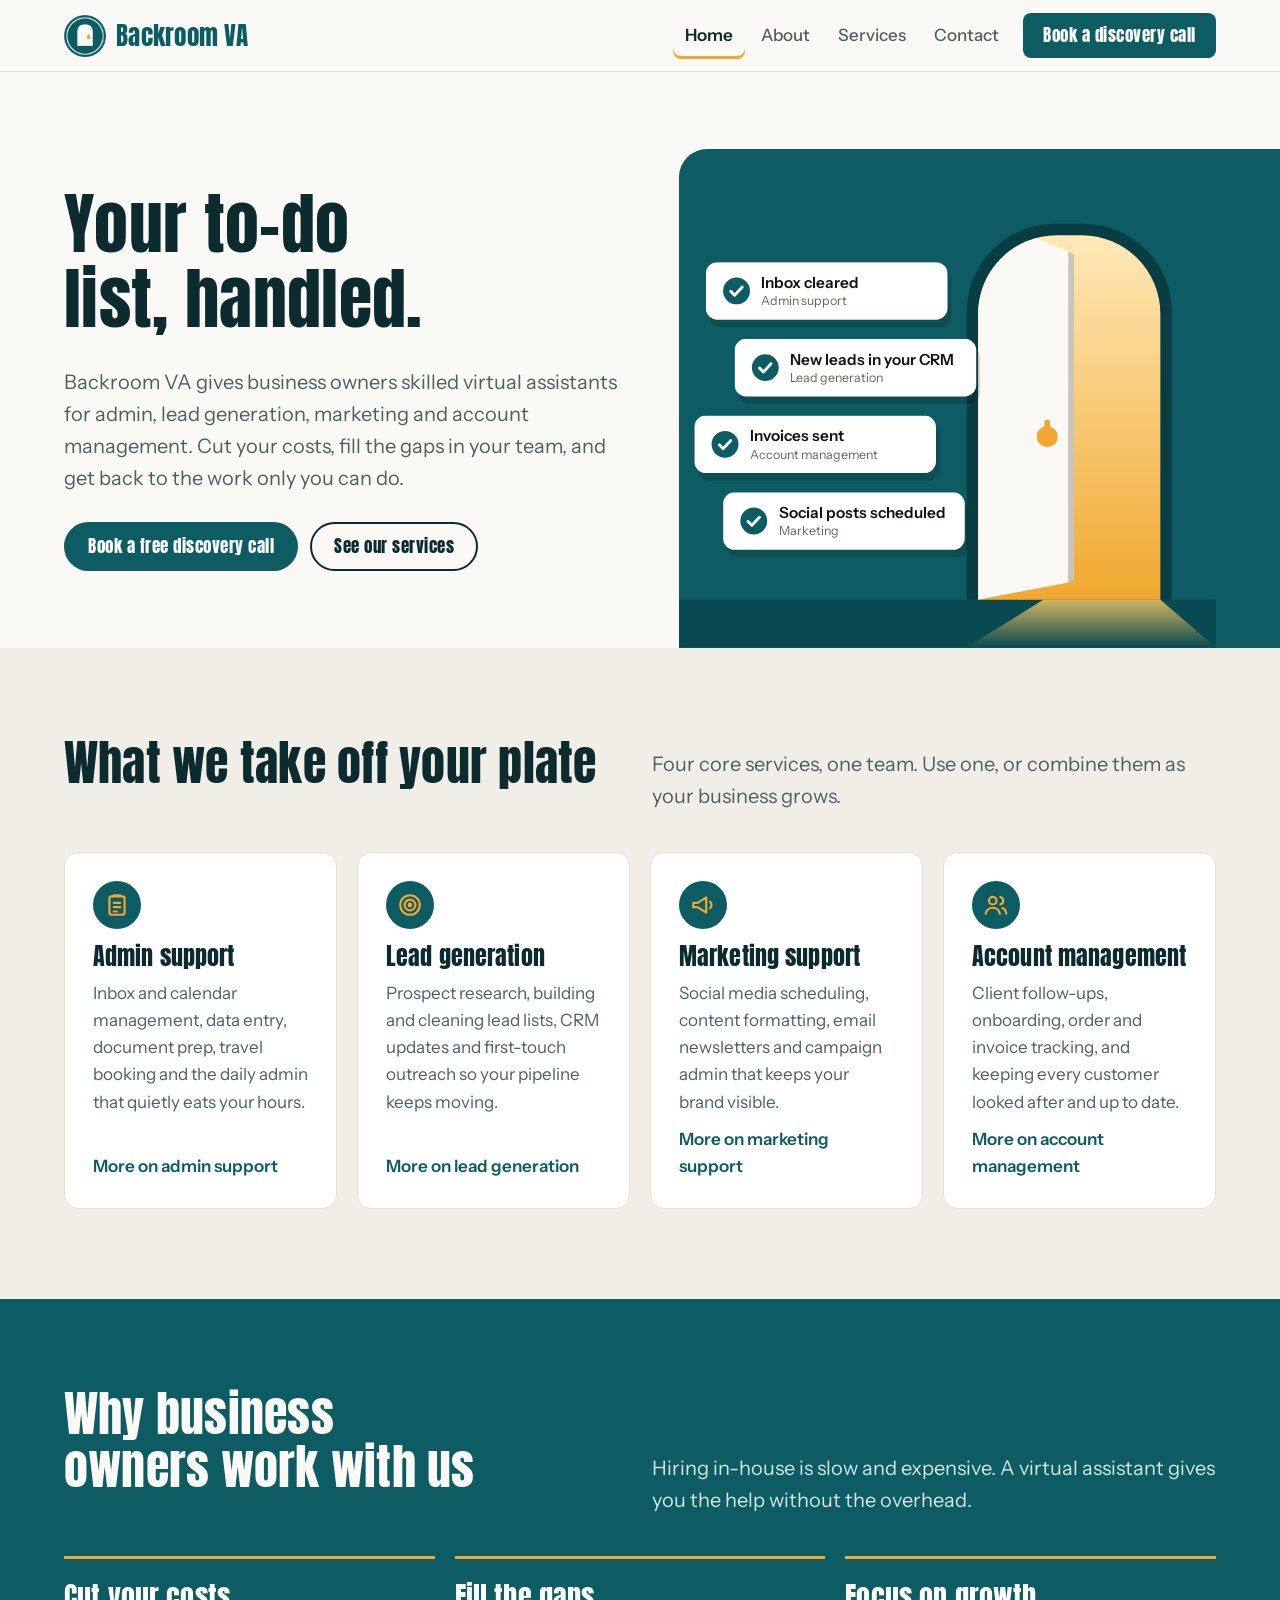
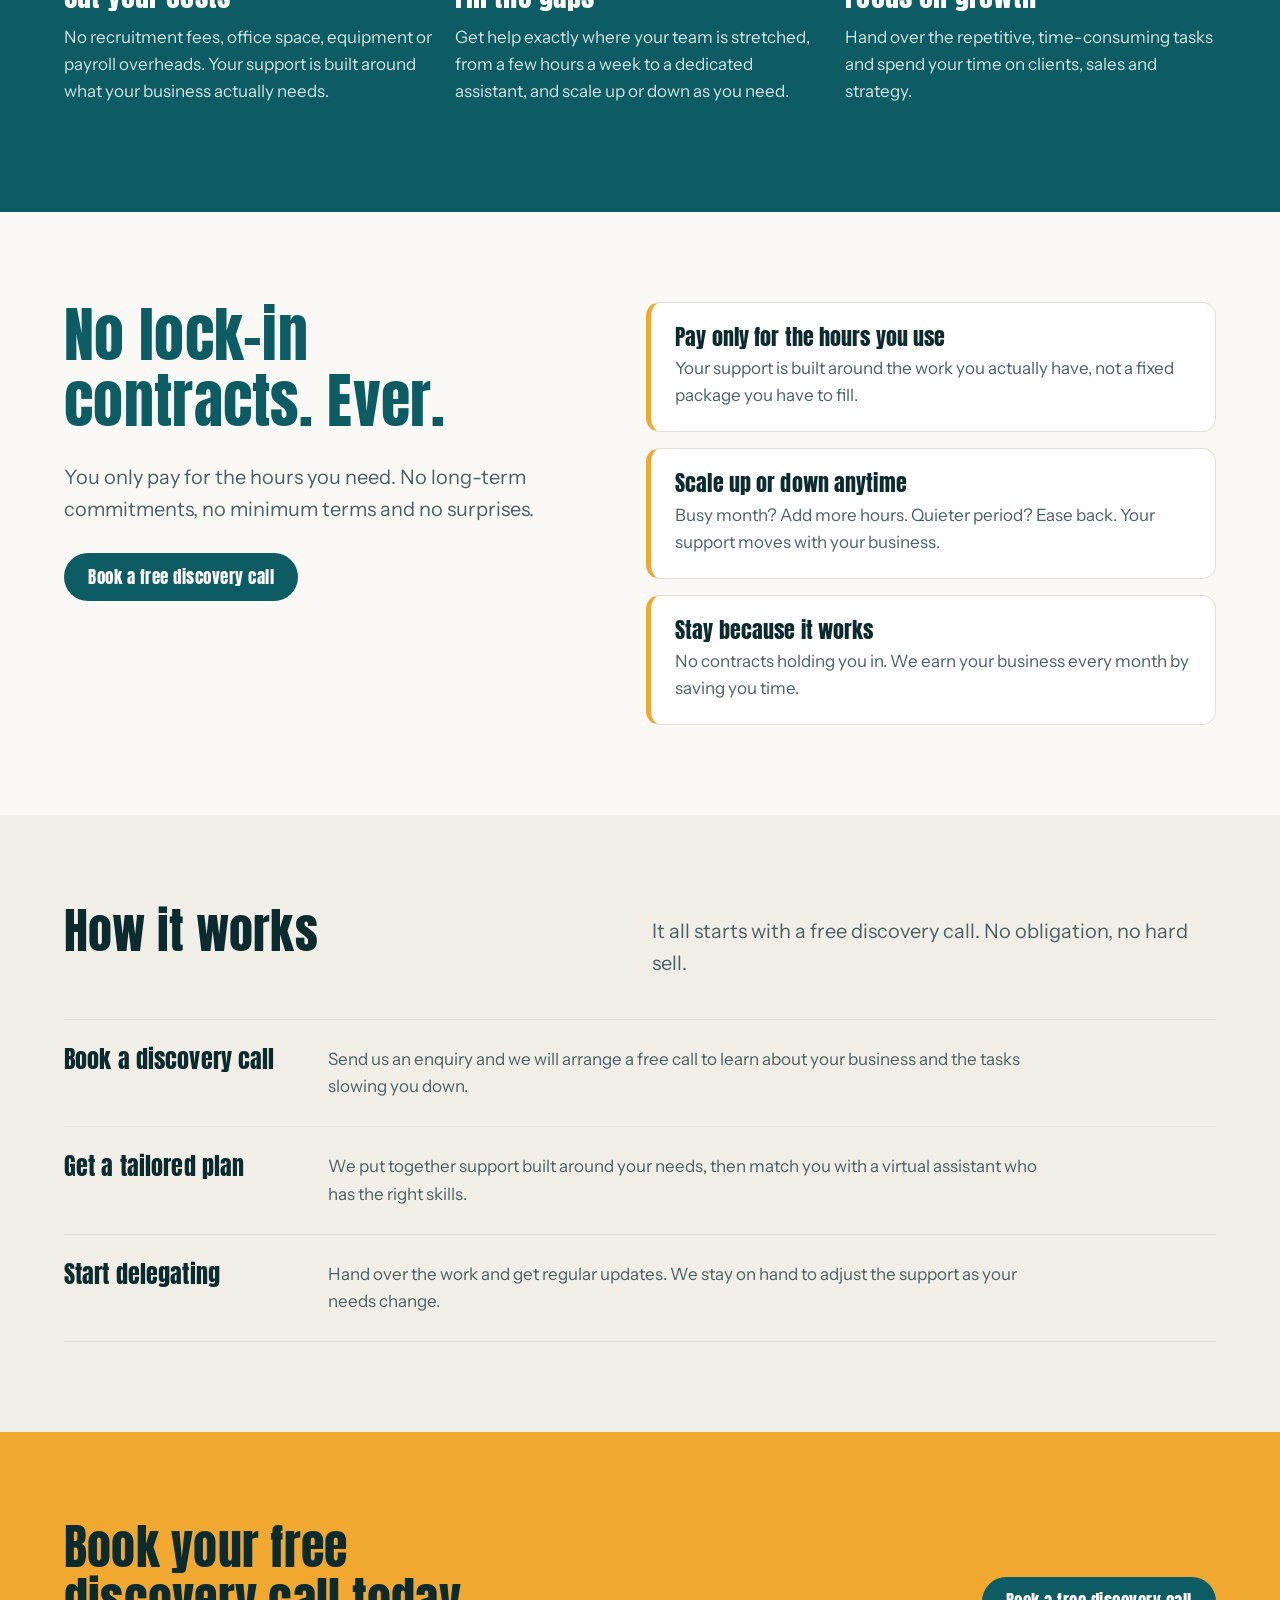
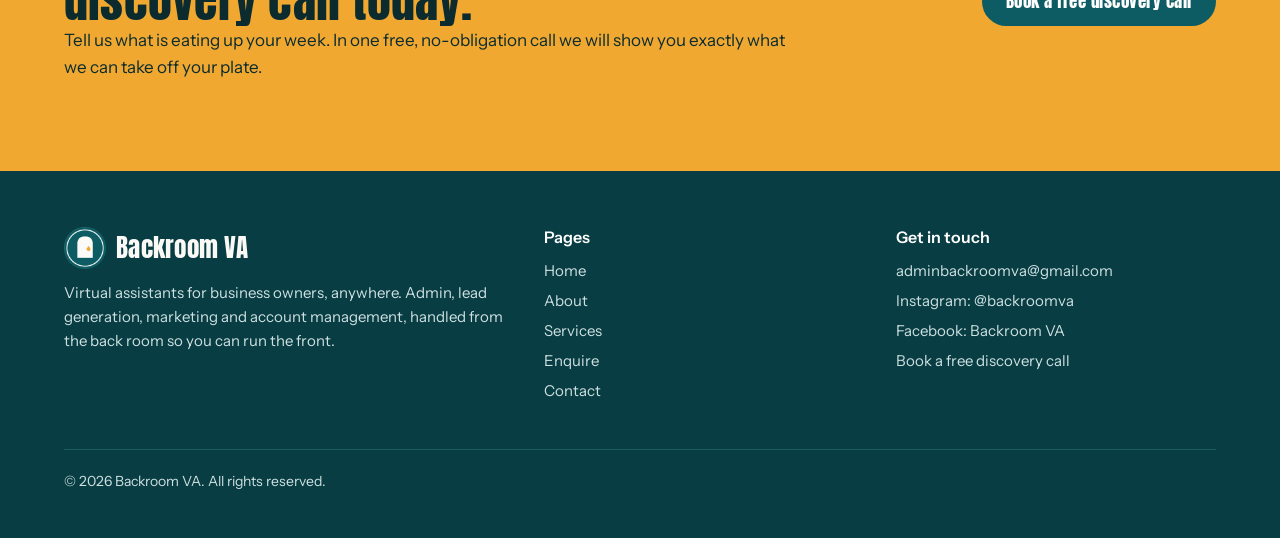
<file: index.html>
<!DOCTYPE html>
<html lang="en">
<head>
<meta charset="utf-8">
<meta name="viewport" content="width=device-width, initial-scale=1">
<title>Backroom VA | Virtual Assistants for Business Owners</title>
<meta name="description" content="Backroom VA provides virtual assistants for admin, lead generation, marketing and account management. Cut costs, fill the gaps and focus on growing your business.">
<meta property="og:title" content="Backroom VA | Virtual Assistants for Business Owners">
<meta property="og:description" content="Backroom VA provides virtual assistants for admin, lead generation, marketing and account management. Cut costs, fill the gaps and focus on growing your business.">
<meta property="og:type" content="website">
<link rel="icon" type="image/png" href="images/favicon.png">
<meta property="og:image" content="images/logo-512.png">
<link rel="preconnect" href="https://fonts.googleapis.com">
<link rel="preconnect" href="https://fonts.gstatic.com" crossorigin>
<link href="https://fonts.googleapis.com/css2?family=Anton&family=Instrument+Sans:wght@400;500;600&display=swap" rel="stylesheet">
<link rel="stylesheet" href="css/styles.css">
</head>
<body>
<a class="skip" href="#main">Skip to content</a>
<header class="site-head">
  <div class="wrap">
    <a class="brand" href="index.html"><img src="images/logo.png" alt="" width="42" height="42">Backroom VA</a>
    <button class="menu-btn" type="button" aria-expanded="false" aria-controls="site-nav" aria-label="Open menu">
      <svg width="22" height="22" viewBox="0 0 24 24" fill="none" stroke="currentColor" stroke-width="2.2" stroke-linecap="round" aria-hidden="true"><path d="M4 7h16M4 12h16M4 17h16"/></svg>
    </button>
    <nav class="nav" id="site-nav" aria-label="Main">
      <a href="index.html" aria-current="page">Home</a><a href="about.html">About</a><a href="services.html">Services</a><a href="contact.html">Contact</a>
      <a class="btn btn-primary" href="enquire.html">Book a discovery call</a>
    </nav>
  </div>
</header>
<main id="main">
<section class="hero">
  <div class="wrap">
    <div class="hero-copy">
      <h1>Your to-do list, handled.</h1>
      <p class="lead">Backroom VA gives business owners skilled virtual assistants for admin, lead generation, marketing and account management. Cut your costs, fill the gaps in your team, and get back to the work only you can do.</p>
      <div class="actions"><a class="btn btn-primary" href="enquire.html">Book a free discovery call</a><a class="btn btn-ghost" href="services.html">See our services</a></div>
    </div>
    <div class="hero-art"><svg viewBox="0 0 560 520" preserveAspectRatio="xMidYMax meet" role="img" aria-label="A door left ajar with light spilling out, and finished tasks stacked beside it: inbox cleared, new leads in your CRM, invoices sent, social posts scheduled">
  <defs>
    <linearGradient id="glow" x1="0" y1="0" x2="0" y2="1"><stop offset="0" stop-color="#ffe9b8"/><stop offset="1" stop-color="#f0a830"/></linearGradient>
    <linearGradient id="spill" x1="0" y1="0" x2="0" y2="1"><stop offset="0" stop-color="#f6c766" stop-opacity=".85"/><stop offset="1" stop-color="#f6c766" stop-opacity="0"/></linearGradient>
    <g id="tick"><circle r="14" fill="#0d5c63"/><path d="M-6 0.5l4 4 8-8.5" fill="none" stroke="#fff" stroke-width="3" stroke-linecap="round" stroke-linejoin="round"/></g>
  </defs>
  <rect x="0" y="470" width="560" height="50" fill="#094a50"/>
  <path d="M300 470V170a92 92 0 0 1 92-92h30a92 92 0 0 1 92 92v300z" fill="#083e43"/>
  <path d="M312 470V172a82 82 0 0 1 82-82h26a82 82 0 0 1 82 82v298z" fill="url(#glow)"/>
  <polygon points="380,470 502,470 560,520 300,520" fill="url(#spill)"/>
  <path d="M312 470V172a82 82 0 0 1 60-79l34 14V452z" fill="#faf9f5"/>
  <polygon points="406,107 412,110 412,450 406,452" fill="#c9c6b9"/>
  <circle cx="384" cy="300" r="11" fill="#f0a830"/><rect x="381" y="282" width="6" height="12" rx="3" fill="#f0a830"/>
  <g font-family="Instrument Sans, system-ui, sans-serif">
    <g transform="translate(28 118)"><g class="float" style="animation-delay:0.00s"><rect x="4" y="8" width="252" height="60" rx="12" fill="#000" opacity=".14"/><rect width="252" height="60" rx="12" fill="#fff"/><use href="#tick" x="32" y="30"/><text x="58" y="27" font-size="16" font-weight="600" fill="#141110">Inbox cleared</text><text x="58" y="45" font-size="13" fill="#6b625e">Admin support</text></g></g>
    <g transform="translate(58 198)"><g class="float" style="animation-delay:0.12s"><rect x="4" y="8" width="252" height="60" rx="12" fill="#000" opacity=".14"/><rect width="252" height="60" rx="12" fill="#fff"/><use href="#tick" x="32" y="30"/><text x="58" y="27" font-size="16" font-weight="600" fill="#141110">New leads in your CRM</text><text x="58" y="45" font-size="13" fill="#6b625e">Lead generation</text></g></g>
    <g transform="translate(16 278)"><g class="float" style="animation-delay:0.24s"><rect x="4" y="8" width="252" height="60" rx="12" fill="#000" opacity=".14"/><rect width="252" height="60" rx="12" fill="#fff"/><use href="#tick" x="32" y="30"/><text x="58" y="27" font-size="16" font-weight="600" fill="#141110">Invoices sent</text><text x="58" y="45" font-size="13" fill="#6b625e">Account management</text></g></g>
    <g transform="translate(46 358)"><g class="float" style="animation-delay:0.36s"><rect x="4" y="8" width="252" height="60" rx="12" fill="#000" opacity=".14"/><rect width="252" height="60" rx="12" fill="#fff"/><use href="#tick" x="32" y="30"/><text x="58" y="27" font-size="16" font-weight="600" fill="#141110">Social posts scheduled</text><text x="58" y="45" font-size="13" fill="#6b625e">Marketing</text></g></g>
  </g>
</svg></div>
  </div>
</section>

<section class="band soft">
  <div class="wrap">
    <div class="section-head"><h2>What we take off your plate</h2><p class="lead">Four core services, one team. Use one, or combine them as your business grows.</p></div>
    <div class="grid g4"><article class="card"><div class="icon"><svg viewBox="0 0 24 24" fill="none" stroke="currentColor" stroke-width="2" stroke-linecap="round" stroke-linejoin="round" aria-hidden="true"><rect x="5" y="4" width="14" height="17" rx="2"/><path d="M9 4V3h6v1M9 10h6M9 14h6M9 18h3"/></svg></div><h3>Admin support</h3><p>Inbox and calendar management, data entry, document prep, travel booking and the daily admin that quietly eats your hours.</p><a class="more" href="services.html#admin">More on admin support</a></article><article class="card"><div class="icon"><svg viewBox="0 0 24 24" fill="none" stroke="currentColor" stroke-width="2" stroke-linecap="round" stroke-linejoin="round" aria-hidden="true"><circle cx="12" cy="12" r="9"/><circle cx="12" cy="12" r="5"/><circle cx="12" cy="12" r="1.2" fill="currentColor"/></svg></div><h3>Lead generation</h3><p>Prospect research, building and cleaning lead lists, CRM updates and first-touch outreach so your pipeline keeps moving.</p><a class="more" href="services.html#leads">More on lead generation</a></article><article class="card"><div class="icon"><svg viewBox="0 0 24 24" fill="none" stroke="currentColor" stroke-width="2" stroke-linecap="round" stroke-linejoin="round" aria-hidden="true"><path d="M3 10v4h4l8 5V5L7 10H3z"/><path d="M18.5 9a4 4 0 0 1 0 6"/></svg></div><h3>Marketing support</h3><p>Social media scheduling, content formatting, email newsletters and campaign admin that keeps your brand visible.</p><a class="more" href="services.html#marketing">More on marketing support</a></article><article class="card"><div class="icon"><svg viewBox="0 0 24 24" fill="none" stroke="currentColor" stroke-width="2" stroke-linecap="round" stroke-linejoin="round" aria-hidden="true"><circle cx="9" cy="8" r="3.5"/><path d="M2.5 20c.8-3.6 3.4-5.5 6.5-5.5s5.7 1.9 6.5 5.5"/><path d="M16 4.6a3.5 3.5 0 0 1 0 6.8M18 14.8c1.9.7 3 2.4 3.5 5.2"/></svg></div><h3>Account management</h3><p>Client follow-ups, onboarding, order and invoice tracking, and keeping every customer looked after and up to date.</p><a class="more" href="services.html#accounts">More on account management</a></article></div>
  </div>
</section>

<section class="band dark">
  <div class="wrap">
    <div class="section-head"><h2>Why business owners work with us</h2><p class="lead">Hiring in-house is slow and expensive. A virtual assistant gives you the help without the overhead.</p></div>
    <div class="grid g3">
      <div class="benefit"><h3>Cut your costs</h3><p>No recruitment fees, office space, equipment or payroll overheads. Your support is built around what your business actually needs.</p></div>
      <div class="benefit"><h3>Fill the gaps</h3><p>Get help exactly where your team is stretched, from a few hours a week to a dedicated assistant, and scale up or down as you need.</p></div>
      <div class="benefit"><h3>Focus on growth</h3><p>Hand over the repetitive, time-consuming tasks and spend your time on clients, sales and strategy.</p></div>
    </div>
  </div>
</section>

<section class="band" id="no-lock-in">
  <div class="wrap">
    <div class="flex-pitch">
      <div>
        <h2>No lock-in contracts. Ever.</h2>
        <p class="lead">You only pay for the hours you need. No long-term commitments, no minimum terms and no surprises.</p>
        <div class="actions"><a class="btn btn-primary" href="enquire.html">Book a free discovery call</a></div>
      </div>
      <ul class="pitch-list">
        <li><h3>Pay only for the hours you use</h3><p>Your support is built around the work you actually have, not a fixed package you have to fill.</p></li>
        <li><h3>Scale up or down anytime</h3><p>Busy month? Add more hours. Quieter period? Ease back. Your support moves with your business.</p></li>
        <li><h3>Stay because it works</h3><p>No contracts holding you in. We earn your business every month by saving you time.</p></li>
      </ul>
    </div>
  </div>
</section>

<section class="band soft">
  <div class="wrap">
    <div class="section-head"><h2>How it works</h2><p class="lead">It all starts with a free discovery call. No obligation, no hard sell.</p></div>
    <div class="steps">
      <div class="step"><h3>Book a discovery call</h3><p>Send us an enquiry and we will arrange a free call to learn about your business and the tasks slowing you down.</p></div>
      <div class="step"><h3>Get a tailored plan</h3><p>We put together support built around your needs, then match you with a virtual assistant who has the right skills.</p></div>
      <div class="step"><h3>Start delegating</h3><p>Hand over the work and get regular updates. We stay on hand to adjust the support as your needs change.</p></div>
    </div>
  </div>
</section>
<section class="band hot cta">
  <div class="wrap">
    <div><h2>Book your free discovery call today.</h2><p style="margin:0;color:var(--ink)">Tell us what is eating up your week. In one free, no-obligation call we will show you exactly what we can take off your plate.</p></div>
    <a class="btn btn-dark" href="enquire.html">Book a free discovery call</a>
  </div>
</section>
</main>
<footer class="site-foot">
  <div class="wrap">
    <div>
      <a class="brand" href="index.html"><img src="images/logo.png" alt="" width="42" height="42">Backroom VA</a>
      <p>Virtual assistants for business owners, anywhere. Admin, lead generation, marketing and account management, handled from the back room so you can run the front.</p>
    </div>
    <div>
      <h4>Pages</h4>
      <ul><li><a href="index.html">Home</a></li><li><a href="about.html">About</a></li><li><a href="services.html">Services</a></li><li><a href="enquire.html">Enquire</a></li><li><a href="contact.html">Contact</a></li></ul>
    </div>
    <div>
      <h4>Get in touch</h4>
      <ul>
        <li><a href="mailto:adminbackroomva@gmail.com">adminbackroomva@gmail.com</a></li>
        <li>Instagram: <a href="https://www.instagram.com/backroomva/" rel="noopener">@backroomva</a></li>
        <li>Facebook: Backroom VA</li>
        <li><a href="enquire.html">Book a free discovery call</a></li>
      </ul>
    </div>
    <p class="legal">&copy; <span id="year">2026</span> Backroom VA. All rights reserved.</p>
  </div>
</footer>
<script src="js/main.js"></script>
</body>
</html>
</file>
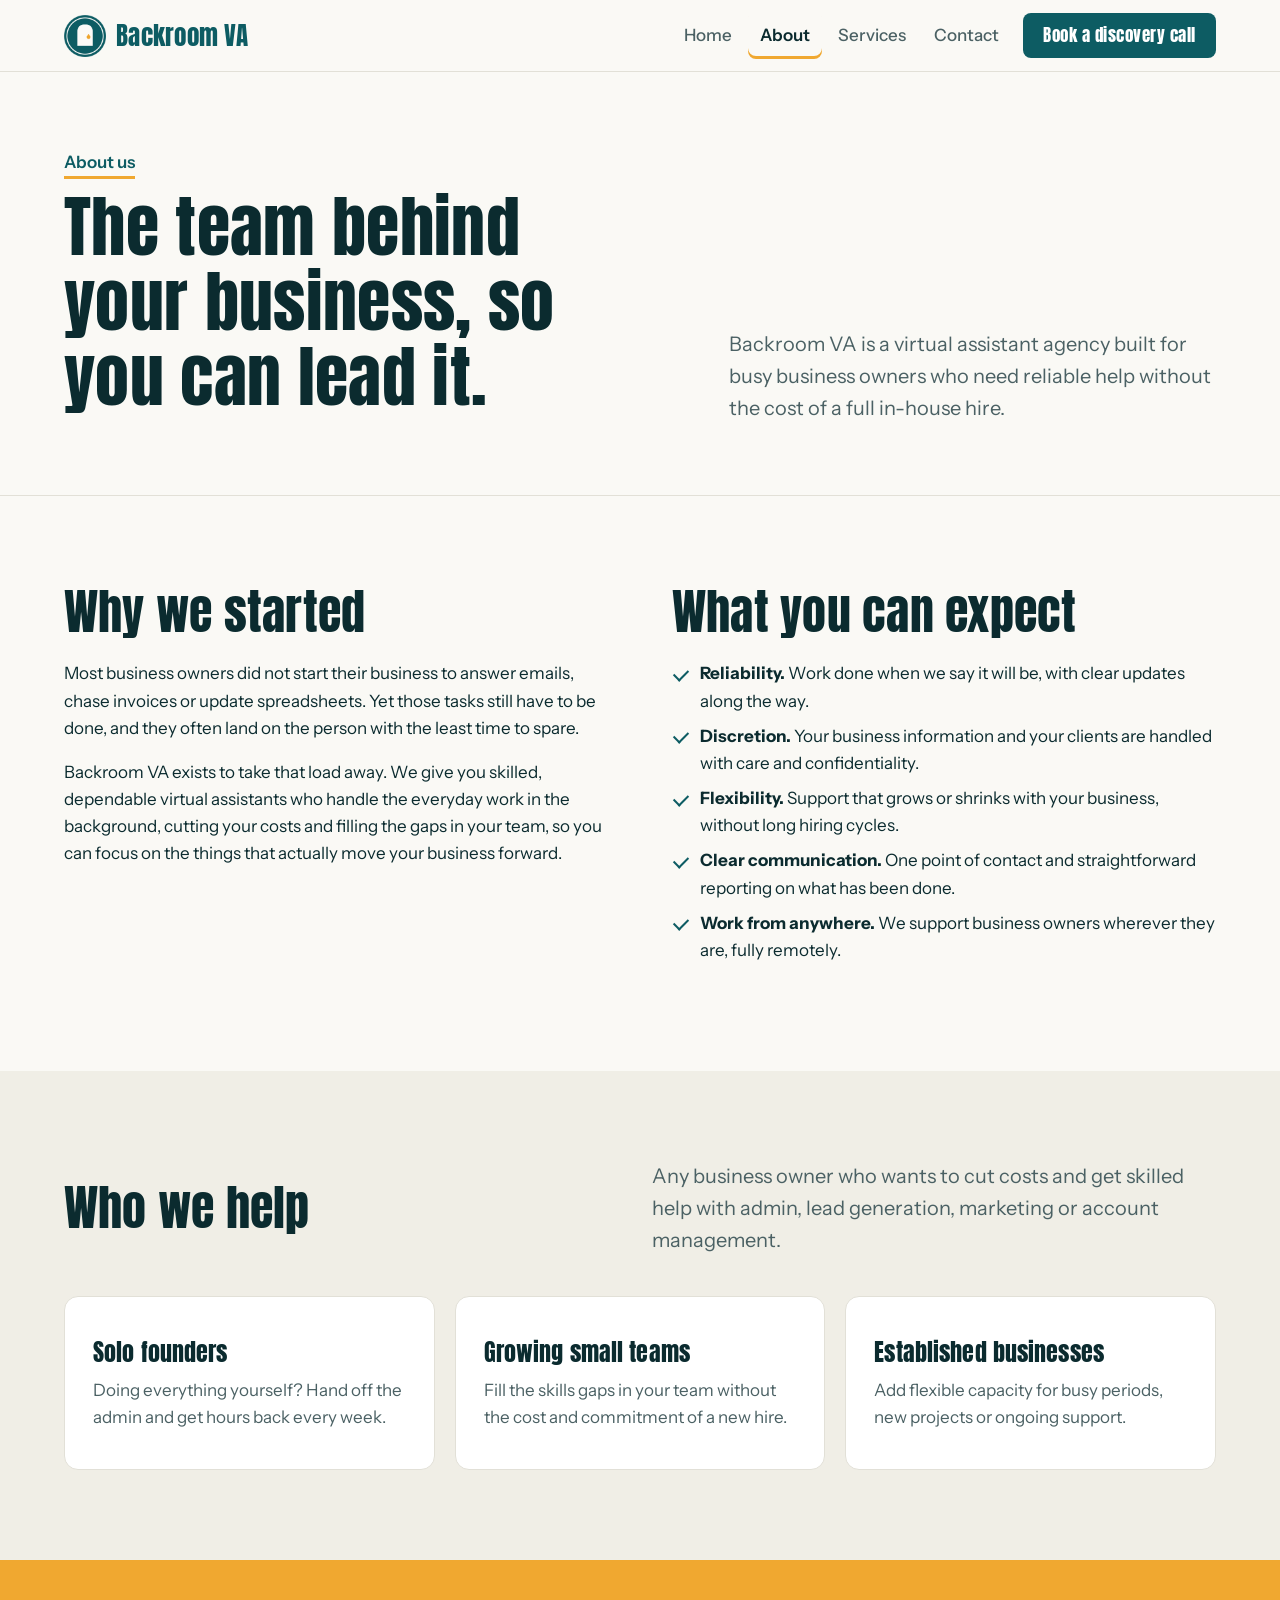
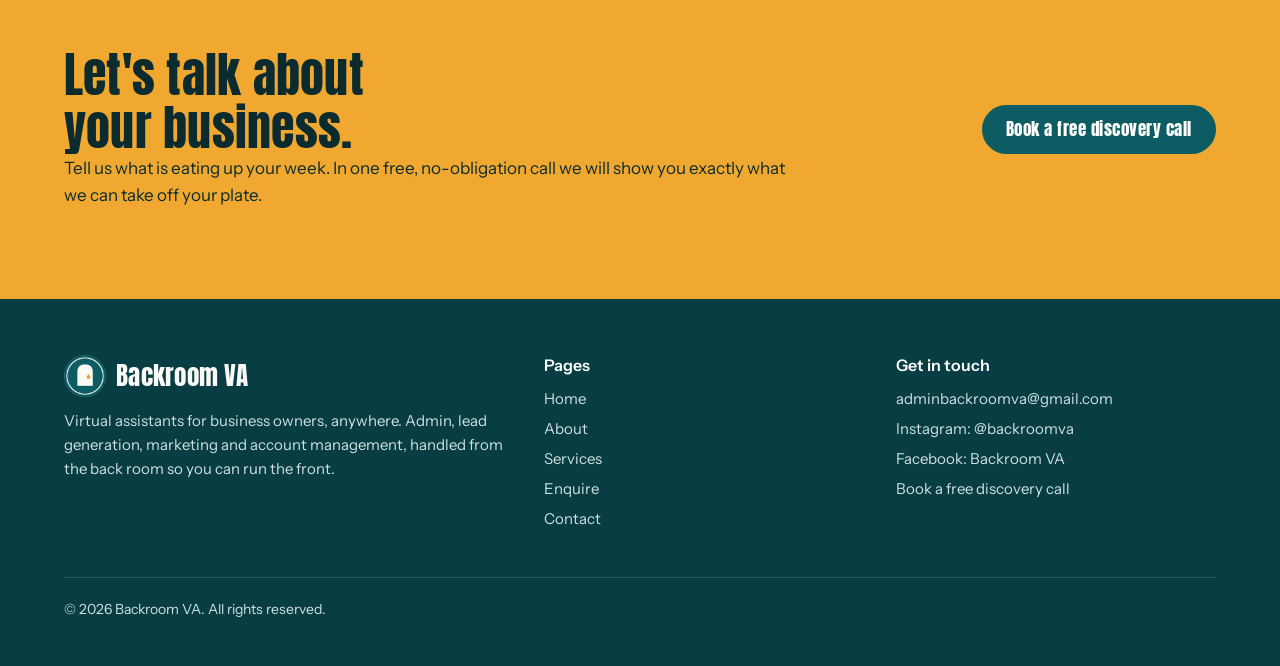
<file: about.html>
<!DOCTYPE html>
<html lang="en">
<head>
<meta charset="utf-8">
<meta name="viewport" content="width=device-width, initial-scale=1">
<title>About | Backroom VA</title>
<meta name="description" content="Backroom VA is a virtual assistant agency helping business owners cut costs and fill the gaps in their team.">
<meta property="og:title" content="About | Backroom VA">
<meta property="og:description" content="Backroom VA is a virtual assistant agency helping business owners cut costs and fill the gaps in their team.">
<meta property="og:type" content="website">
<link rel="icon" type="image/png" href="images/favicon.png">
<meta property="og:image" content="images/logo-512.png">
<link rel="preconnect" href="https://fonts.googleapis.com">
<link rel="preconnect" href="https://fonts.gstatic.com" crossorigin>
<link href="https://fonts.googleapis.com/css2?family=Anton&family=Instrument+Sans:wght@400;500;600&display=swap" rel="stylesheet">
<link rel="stylesheet" href="css/styles.css">
</head>
<body>
<a class="skip" href="#main">Skip to content</a>
<header class="site-head">
  <div class="wrap">
    <a class="brand" href="index.html"><img src="images/logo.png" alt="" width="42" height="42">Backroom VA</a>
    <button class="menu-btn" type="button" aria-expanded="false" aria-controls="site-nav" aria-label="Open menu">
      <svg width="22" height="22" viewBox="0 0 24 24" fill="none" stroke="currentColor" stroke-width="2.2" stroke-linecap="round" aria-hidden="true"><path d="M4 7h16M4 12h16M4 17h16"/></svg>
    </button>
    <nav class="nav" id="site-nav" aria-label="Main">
      <a href="index.html">Home</a><a href="about.html" aria-current="page">About</a><a href="services.html">Services</a><a href="contact.html">Contact</a>
      <a class="btn btn-primary" href="enquire.html">Book a discovery call</a>
    </nav>
  </div>
</header>
<main id="main">
<section class="page-hero">
  <div class="wrap">
    <div><p class="tag">About us</p><h1>The team behind your business, so you can lead it.</h1></div>
    <p class="lead">Backroom VA is a virtual assistant agency built for busy business owners who need reliable help without the cost of a full in-house hire.</p>
  </div>
</section>
<section class="band">
  <div class="wrap grid g2" style="gap:clamp(24px,5vw,72px)">
    <div>
      <h2>Why we started</h2>
      <p>Most business owners did not start their business to answer emails, chase invoices or update spreadsheets. Yet those tasks still have to be done, and they often land on the person with the least time to spare.</p>
      <p>Backroom VA exists to take that load away. We give you skilled, dependable virtual assistants who handle the everyday work in the background, cutting your costs and filling the gaps in your team, so you can focus on the things that actually move your business forward.</p>
    </div>
    <div>
      <h2>What you can expect</h2>
      <ul class="ticks">
        <li><strong>Reliability.</strong> Work done when we say it will be, with clear updates along the way.</li>
        <li><strong>Discretion.</strong> Your business information and your clients are handled with care and confidentiality.</li>
        <li><strong>Flexibility.</strong> Support that grows or shrinks with your business, without long hiring cycles.</li>
        <li><strong>Clear communication.</strong> One point of contact and straightforward reporting on what has been done.</li>
        <li><strong>Work from anywhere.</strong> We support business owners wherever they are, fully remotely.</li>
      </ul>
    </div>
  </div>
</section>
<section class="band soft">
  <div class="wrap">
    <div class="section-head"><h2>Who we help</h2><p class="lead">Any business owner who wants to cut costs and get skilled help with admin, lead generation, marketing or account management.</p></div>
    <div class="grid g3">
      <div class="card"><h3>Solo founders</h3><p>Doing everything yourself? Hand off the admin and get hours back every week.</p></div>
      <div class="card"><h3>Growing small teams</h3><p>Fill the skills gaps in your team without the cost and commitment of a new hire.</p></div>
      <div class="card"><h3>Established businesses</h3><p>Add flexible capacity for busy periods, new projects or ongoing support.</p></div>
    </div>
  </div>
</section>
<section class="band hot cta">
  <div class="wrap">
    <div><h2>Let's talk about your business.</h2><p style="margin:0;color:var(--ink)">Tell us what is eating up your week. In one free, no-obligation call we will show you exactly what we can take off your plate.</p></div>
    <a class="btn btn-dark" href="enquire.html">Book a free discovery call</a>
  </div>
</section>
</main>
<footer class="site-foot">
  <div class="wrap">
    <div>
      <a class="brand" href="index.html"><img src="images/logo.png" alt="" width="42" height="42">Backroom VA</a>
      <p>Virtual assistants for business owners, anywhere. Admin, lead generation, marketing and account management, handled from the back room so you can run the front.</p>
    </div>
    <div>
      <h4>Pages</h4>
      <ul><li><a href="index.html">Home</a></li><li><a href="about.html">About</a></li><li><a href="services.html">Services</a></li><li><a href="enquire.html">Enquire</a></li><li><a href="contact.html">Contact</a></li></ul>
    </div>
    <div>
      <h4>Get in touch</h4>
      <ul>
        <li><a href="mailto:adminbackroomva@gmail.com">adminbackroomva@gmail.com</a></li>
        <li>Instagram: <a href="https://www.instagram.com/backroomva/" rel="noopener">@backroomva</a></li>
        <li>Facebook: Backroom VA</li>
        <li><a href="enquire.html">Book a free discovery call</a></li>
      </ul>
    </div>
    <p class="legal">&copy; <span id="year">2026</span> Backroom VA. All rights reserved.</p>
  </div>
</footer>
<script src="js/main.js"></script>
</body>
</html>
</file>
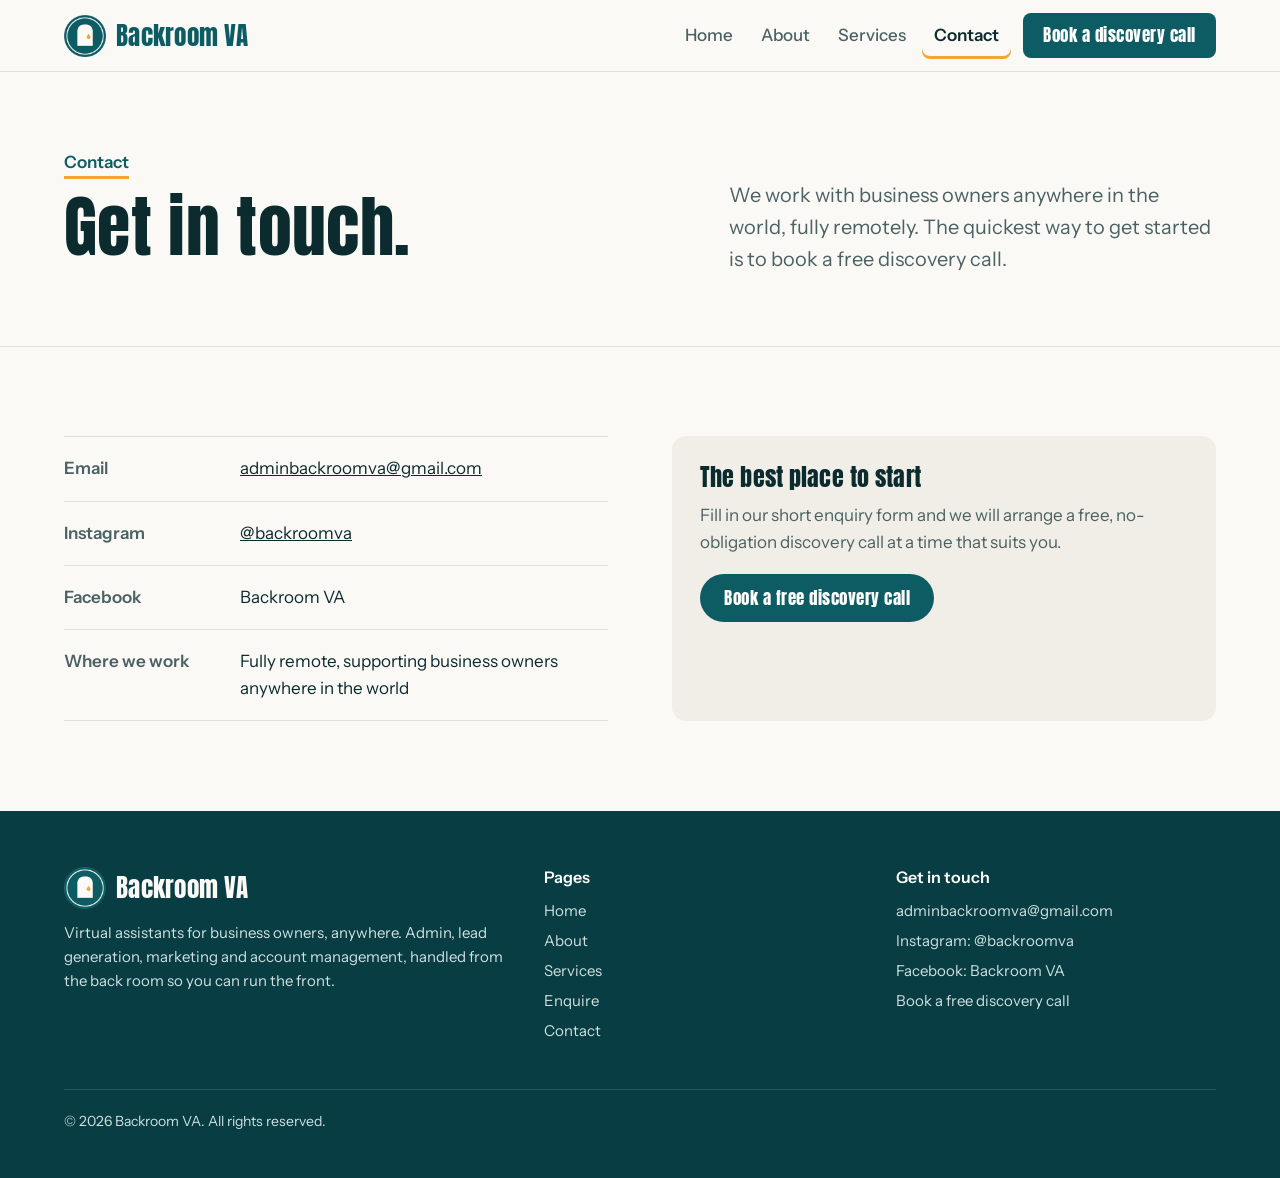
<file: contact.html>
<!DOCTYPE html>
<html lang="en">
<head>
<meta charset="utf-8">
<meta name="viewport" content="width=device-width, initial-scale=1">
<title>Contact | Backroom VA</title>
<meta name="description" content="Contact Backroom VA, virtual assistants for business owners anywhere.">
<meta property="og:title" content="Contact | Backroom VA">
<meta property="og:description" content="Contact Backroom VA, virtual assistants for business owners anywhere.">
<meta property="og:type" content="website">
<link rel="icon" type="image/png" href="images/favicon.png">
<meta property="og:image" content="images/logo-512.png">
<link rel="preconnect" href="https://fonts.googleapis.com">
<link rel="preconnect" href="https://fonts.gstatic.com" crossorigin>
<link href="https://fonts.googleapis.com/css2?family=Anton&family=Instrument+Sans:wght@400;500;600&display=swap" rel="stylesheet">
<link rel="stylesheet" href="css/styles.css">
</head>
<body>
<a class="skip" href="#main">Skip to content</a>
<header class="site-head">
  <div class="wrap">
    <a class="brand" href="index.html"><img src="images/logo.png" alt="" width="42" height="42">Backroom VA</a>
    <button class="menu-btn" type="button" aria-expanded="false" aria-controls="site-nav" aria-label="Open menu">
      <svg width="22" height="22" viewBox="0 0 24 24" fill="none" stroke="currentColor" stroke-width="2.2" stroke-linecap="round" aria-hidden="true"><path d="M4 7h16M4 12h16M4 17h16"/></svg>
    </button>
    <nav class="nav" id="site-nav" aria-label="Main">
      <a href="index.html">Home</a><a href="about.html">About</a><a href="services.html">Services</a><a href="contact.html" aria-current="page">Contact</a>
      <a class="btn btn-primary" href="enquire.html">Book a discovery call</a>
    </nav>
  </div>
</header>
<main id="main">
<section class="page-hero">
  <div class="wrap">
    <div><p class="tag">Contact</p><h1>Get in touch.</h1></div>
    <p class="lead">We work with business owners anywhere in the world, fully remotely. The quickest way to get started is to book a free discovery call.</p>
  </div>
</section>
<section class="band">
  <div class="wrap grid g2" style="gap:clamp(24px,5vw,72px)">
    <ul class="contact-list">
      <li><span class="k">Email</span><span><a href="mailto:adminbackroomva@gmail.com">adminbackroomva@gmail.com</a></span></li>
      <li><span class="k">Instagram</span><span><a href="https://www.instagram.com/backroomva/" rel="noopener">@backroomva</a></span></li>
      <li><span class="k">Facebook</span><span>Backroom VA</span></li>
      <li><span class="k">Where we work</span><span>Fully remote, supporting business owners anywhere in the world</span></li>
    </ul>
    <div class="card" style="background:var(--soft);border:0">
      <h3 style="margin-top:0">The best place to start</h3>
      <p>Fill in our short enquiry form and we will arrange a free, no-obligation discovery call at a time that suits you.</p>
      <div class="actions" style="margin-top:8px"><a class="btn btn-primary" href="enquire.html">Book a free discovery call</a></div>
    </div>
  </div>
</section>
</main>
<footer class="site-foot">
  <div class="wrap">
    <div>
      <a class="brand" href="index.html"><img src="images/logo.png" alt="" width="42" height="42">Backroom VA</a>
      <p>Virtual assistants for business owners, anywhere. Admin, lead generation, marketing and account management, handled from the back room so you can run the front.</p>
    </div>
    <div>
      <h4>Pages</h4>
      <ul><li><a href="index.html">Home</a></li><li><a href="about.html">About</a></li><li><a href="services.html">Services</a></li><li><a href="enquire.html">Enquire</a></li><li><a href="contact.html">Contact</a></li></ul>
    </div>
    <div>
      <h4>Get in touch</h4>
      <ul>
        <li><a href="mailto:adminbackroomva@gmail.com">adminbackroomva@gmail.com</a></li>
        <li>Instagram: <a href="https://www.instagram.com/backroomva/" rel="noopener">@backroomva</a></li>
        <li>Facebook: Backroom VA</li>
        <li><a href="enquire.html">Book a free discovery call</a></li>
      </ul>
    </div>
    <p class="legal">&copy; <span id="year">2026</span> Backroom VA. All rights reserved.</p>
  </div>
</footer>
<script src="js/main.js"></script>
</body>
</html>
</file>
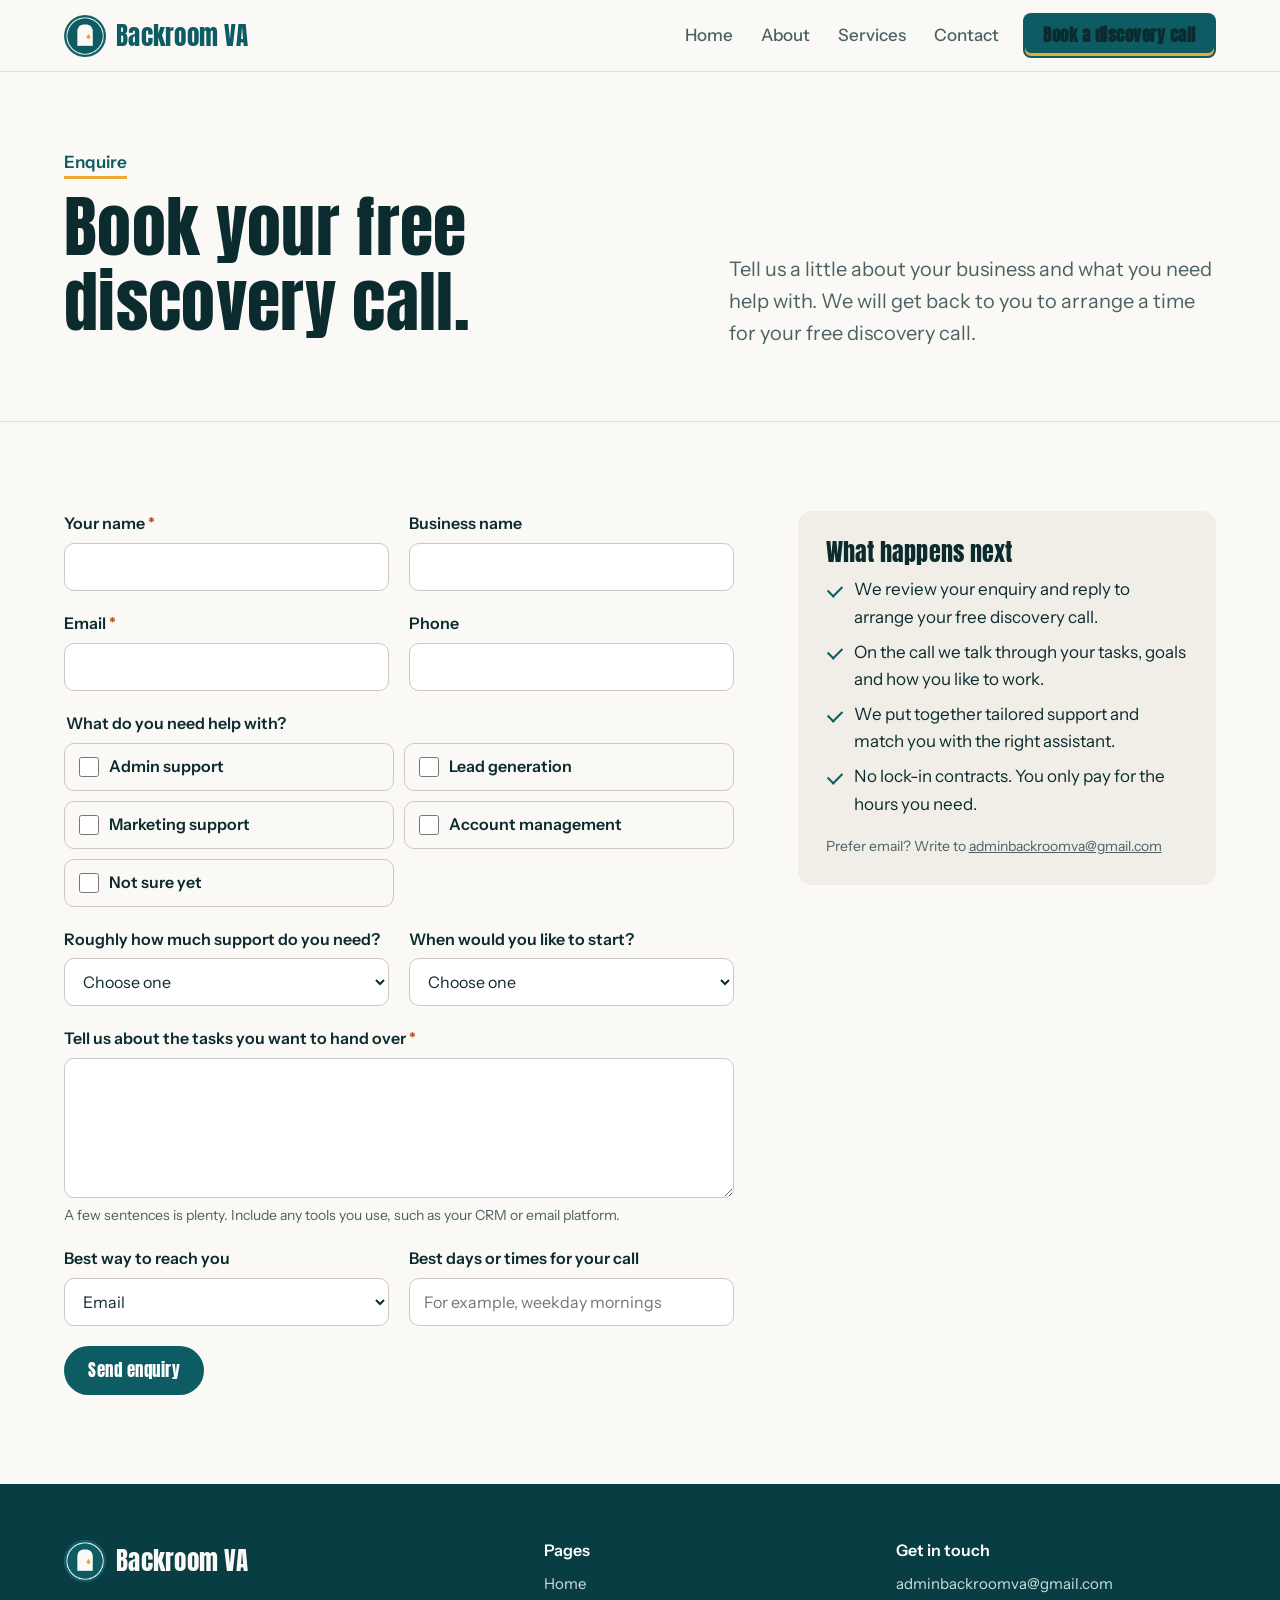
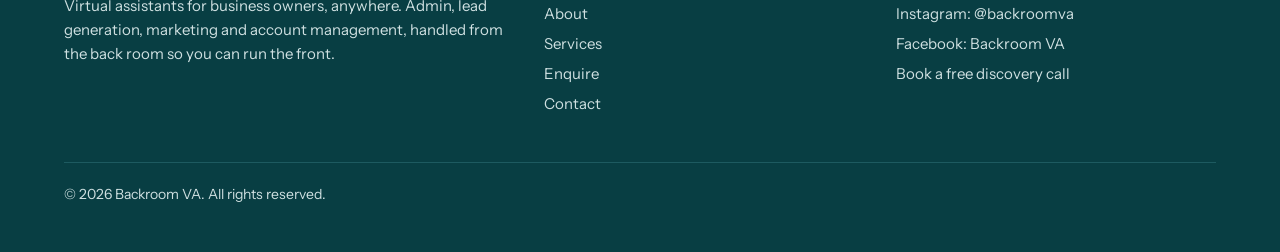
<file: enquire.html>
<!DOCTYPE html>
<html lang="en">
<head>
<meta charset="utf-8">
<meta name="viewport" content="width=device-width, initial-scale=1">
<title>Enquire | Backroom VA</title>
<meta name="description" content="Book a free discovery call with Backroom VA and tell us what you need help with.">
<meta property="og:title" content="Enquire | Backroom VA">
<meta property="og:description" content="Book a free discovery call with Backroom VA and tell us what you need help with.">
<meta property="og:type" content="website">
<link rel="icon" type="image/png" href="images/favicon.png">
<meta property="og:image" content="images/logo-512.png">
<link rel="preconnect" href="https://fonts.googleapis.com">
<link rel="preconnect" href="https://fonts.gstatic.com" crossorigin>
<link href="https://fonts.googleapis.com/css2?family=Anton&family=Instrument+Sans:wght@400;500;600&display=swap" rel="stylesheet">
<link rel="stylesheet" href="css/styles.css">
</head>
<body>
<a class="skip" href="#main">Skip to content</a>
<header class="site-head">
  <div class="wrap">
    <a class="brand" href="index.html"><img src="images/logo.png" alt="" width="42" height="42">Backroom VA</a>
    <button class="menu-btn" type="button" aria-expanded="false" aria-controls="site-nav" aria-label="Open menu">
      <svg width="22" height="22" viewBox="0 0 24 24" fill="none" stroke="currentColor" stroke-width="2.2" stroke-linecap="round" aria-hidden="true"><path d="M4 7h16M4 12h16M4 17h16"/></svg>
    </button>
    <nav class="nav" id="site-nav" aria-label="Main">
      <a href="index.html">Home</a><a href="about.html">About</a><a href="services.html">Services</a><a href="contact.html">Contact</a>
      <a class="btn btn-primary" href="enquire.html" aria-current="page">Book a discovery call</a>
    </nav>
  </div>
</header>
<main id="main">
<section class="page-hero">
  <div class="wrap">
    <div><p class="tag">Enquire</p><h1>Book your free discovery call.</h1></div>
    <p class="lead">Tell us a little about your business and what you need help with. We will get back to you to arrange a time for your free discovery call.</p>
  </div>
</section>
<section class="band">
  <div class="wrap grid" style="grid-template-columns:minmax(0,1.6fr) minmax(0,1fr);gap:clamp(24px,5vw,64px)" id="enquire-grid">
    <div>
      <form class="form" name="enquiry" method="POST" action="/thank-you.html" data-netlify="true" netlify-honeypot="bot-field">
        <input type="hidden" name="form-name" value="enquiry">
        <p class="hidden"><label>Leave this empty: <input name="bot-field" tabindex="-1" autocomplete="off"></label></p>
        <div class="row2">
          <div class="field"><label for="f-name">Your name <span class="req">*</span></label><input id="f-name" name="name" autocomplete="name" required></div>
          <div class="field"><label for="f-business">Business name</label><input id="f-business" name="business" autocomplete="organization"></div>
        </div>
        <div class="row2">
          <div class="field"><label for="f-email">Email <span class="req">*</span></label><input id="f-email" type="email" name="email" autocomplete="email" required></div>
          <div class="field"><label for="f-phone">Phone</label><input id="f-phone" type="tel" name="phone" autocomplete="tel"></div>
        </div>
        <fieldset class="field"><legend>What do you need help with?</legend><div class="checks"><label class="check"><input type="checkbox" name="services" value="Admin support"> Admin support</label><label class="check"><input type="checkbox" name="services" value="Lead generation"> Lead generation</label><label class="check"><input type="checkbox" name="services" value="Marketing support"> Marketing support</label><label class="check"><input type="checkbox" name="services" value="Account management"> Account management</label><label class="check"><input type="checkbox" name="services" value="Not sure yet"> Not sure yet</label></div></fieldset>
        <div class="row2">
          <div class="field"><label for="f-hours">Roughly how much support do you need?</label>
            <select id="f-hours" name="hours"><option value="">Choose one</option><option>Under 10 hours</option><option>10 to 20 hours</option><option>20 to 40 hours</option><option>40+ hours / dedicated VA</option><option>Not sure yet</option></select></div>
          <div class="field"><label for="f-start">When would you like to start?</label>
            <select id="f-start" name="start"><option value="">Choose one</option><option>As soon as possible</option><option>Within a month</option><option>In 1 to 3 months</option><option>Just exploring</option></select></div>
        </div>
        <div class="field"><label for="f-msg">Tell us about the tasks you want to hand over <span class="req">*</span></label><textarea id="f-msg" name="message" required></textarea><span class="hint">A few sentences is plenty. Include any tools you use, such as your CRM or email platform.</span></div>
        <div class="row2"><div class="field"><label for="f-contact">Best way to reach you</label>
          <select id="f-contact" name="contact_preference"><option>Email</option><option>Phone call</option><option>Video call</option></select></div>
          <div class="field"><label for="f-when">Best days or times for your call</label><input id="f-when" name="call_times" placeholder="For example, weekday mornings"></div></div>
        <div><button class="btn btn-primary" type="submit">Send enquiry</button></div>
      </form>
      <div class="form-done" id="form-done" tabindex="-1" role="status">
        <h3>Preview only: nothing was sent</h3>
        <p style="margin:0">This is a preview of the form. Once the site is live on Netlify, enquiries submitted here are saved in your Netlify dashboard and visitors see the thank-you page.</p>
      </div>
    </div>
    <aside class="side">
      <h3>What happens next</h3>
      <ul class="ticks">
        <li>We review your enquiry and reply to arrange your free discovery call.</li>
        <li>On the call we talk through your tasks, goals and how you like to work.</li>
        <li>We put together tailored support and match you with the right assistant.</li>
        <li>No lock-in contracts. You only pay for the hours you need.</li>
      </ul>
      <p class="note" style="margin:0">Prefer email? Write to <a href="mailto:adminbackroomva@gmail.com">adminbackroomva@gmail.com</a></p>
    </aside>
  </div>
</section>
<style>@media(max-width:980px){#enquire-grid{grid-template-columns:minmax(0,1fr)!important}}</style>
</main>
<footer class="site-foot">
  <div class="wrap">
    <div>
      <a class="brand" href="index.html"><img src="images/logo.png" alt="" width="42" height="42">Backroom VA</a>
      <p>Virtual assistants for business owners, anywhere. Admin, lead generation, marketing and account management, handled from the back room so you can run the front.</p>
    </div>
    <div>
      <h4>Pages</h4>
      <ul><li><a href="index.html">Home</a></li><li><a href="about.html">About</a></li><li><a href="services.html">Services</a></li><li><a href="enquire.html">Enquire</a></li><li><a href="contact.html">Contact</a></li></ul>
    </div>
    <div>
      <h4>Get in touch</h4>
      <ul>
        <li><a href="mailto:adminbackroomva@gmail.com">adminbackroomva@gmail.com</a></li>
        <li>Instagram: <a href="https://www.instagram.com/backroomva/" rel="noopener">@backroomva</a></li>
        <li>Facebook: Backroom VA</li>
        <li><a href="enquire.html">Book a free discovery call</a></li>
      </ul>
    </div>
    <p class="legal">&copy; <span id="year">2026</span> Backroom VA. All rights reserved.</p>
  </div>
</footer>
<script src="js/main.js"></script>
</body>
</html>
</file>
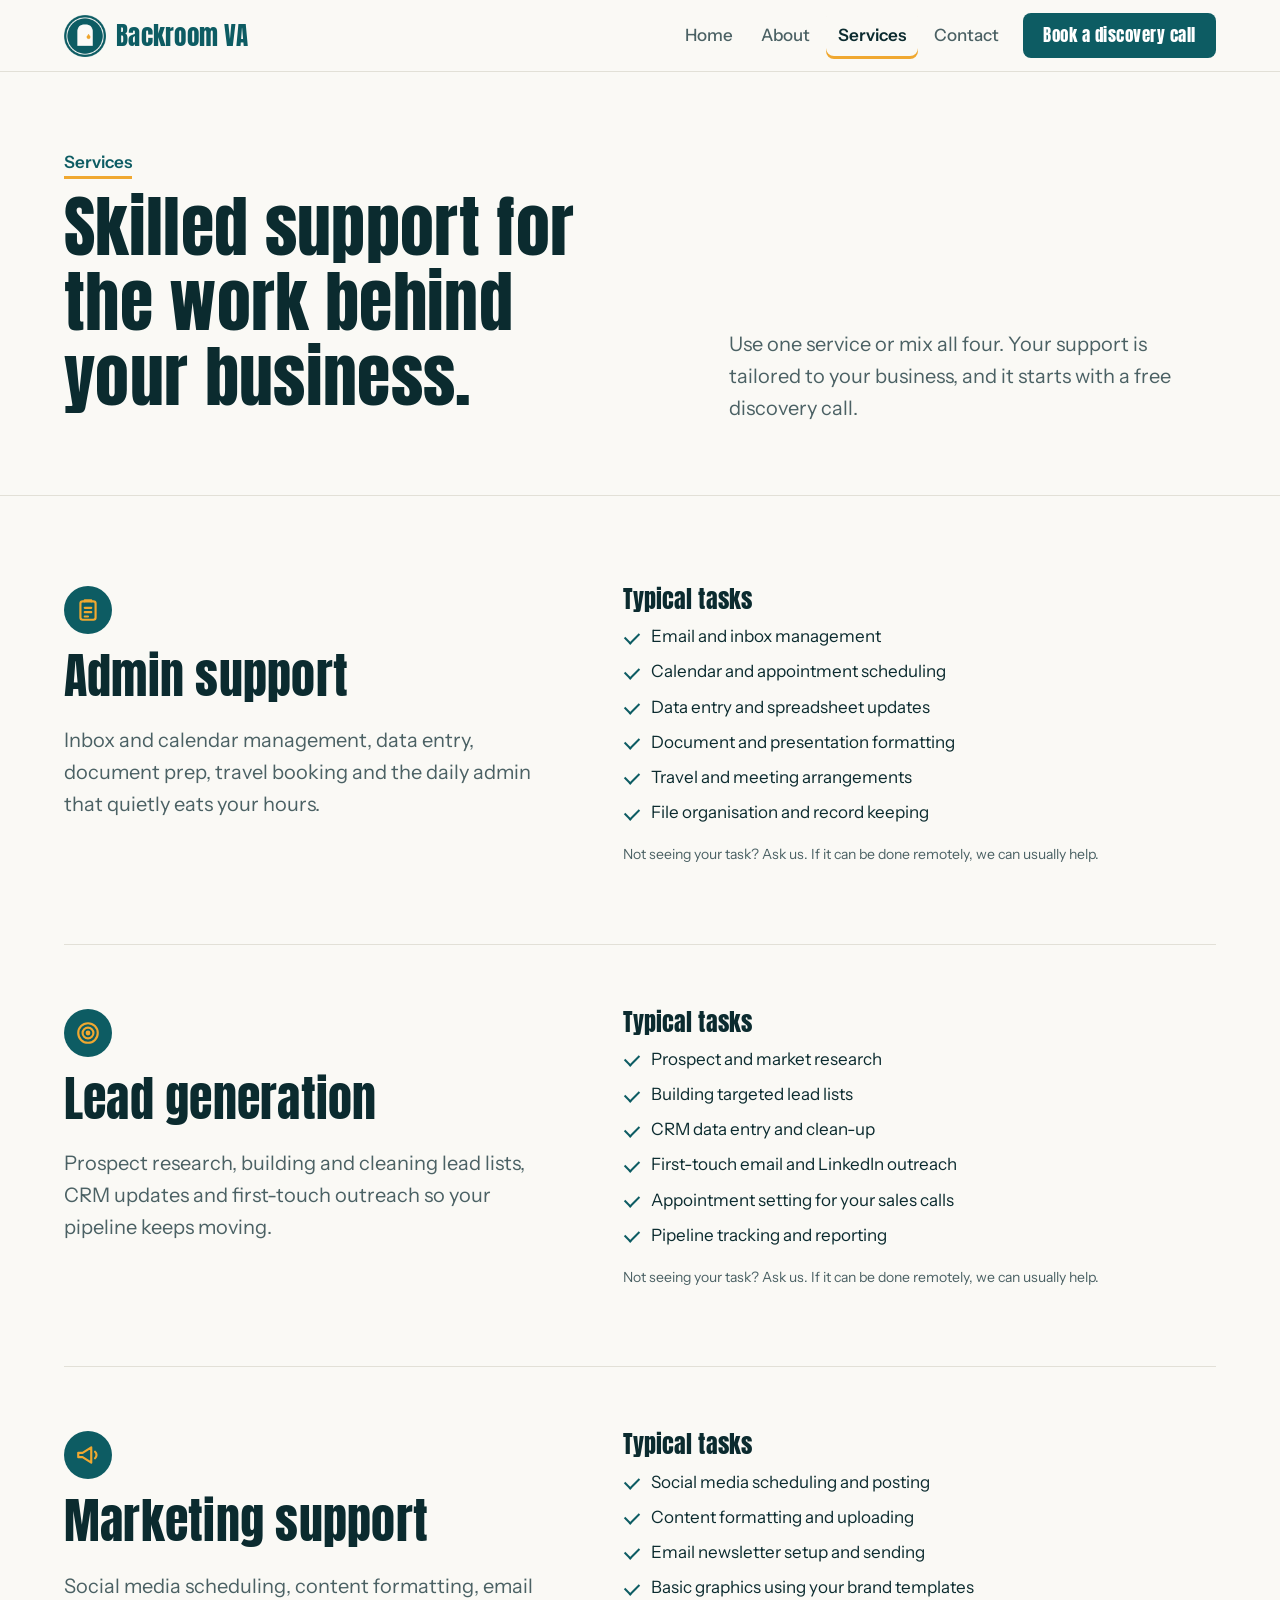
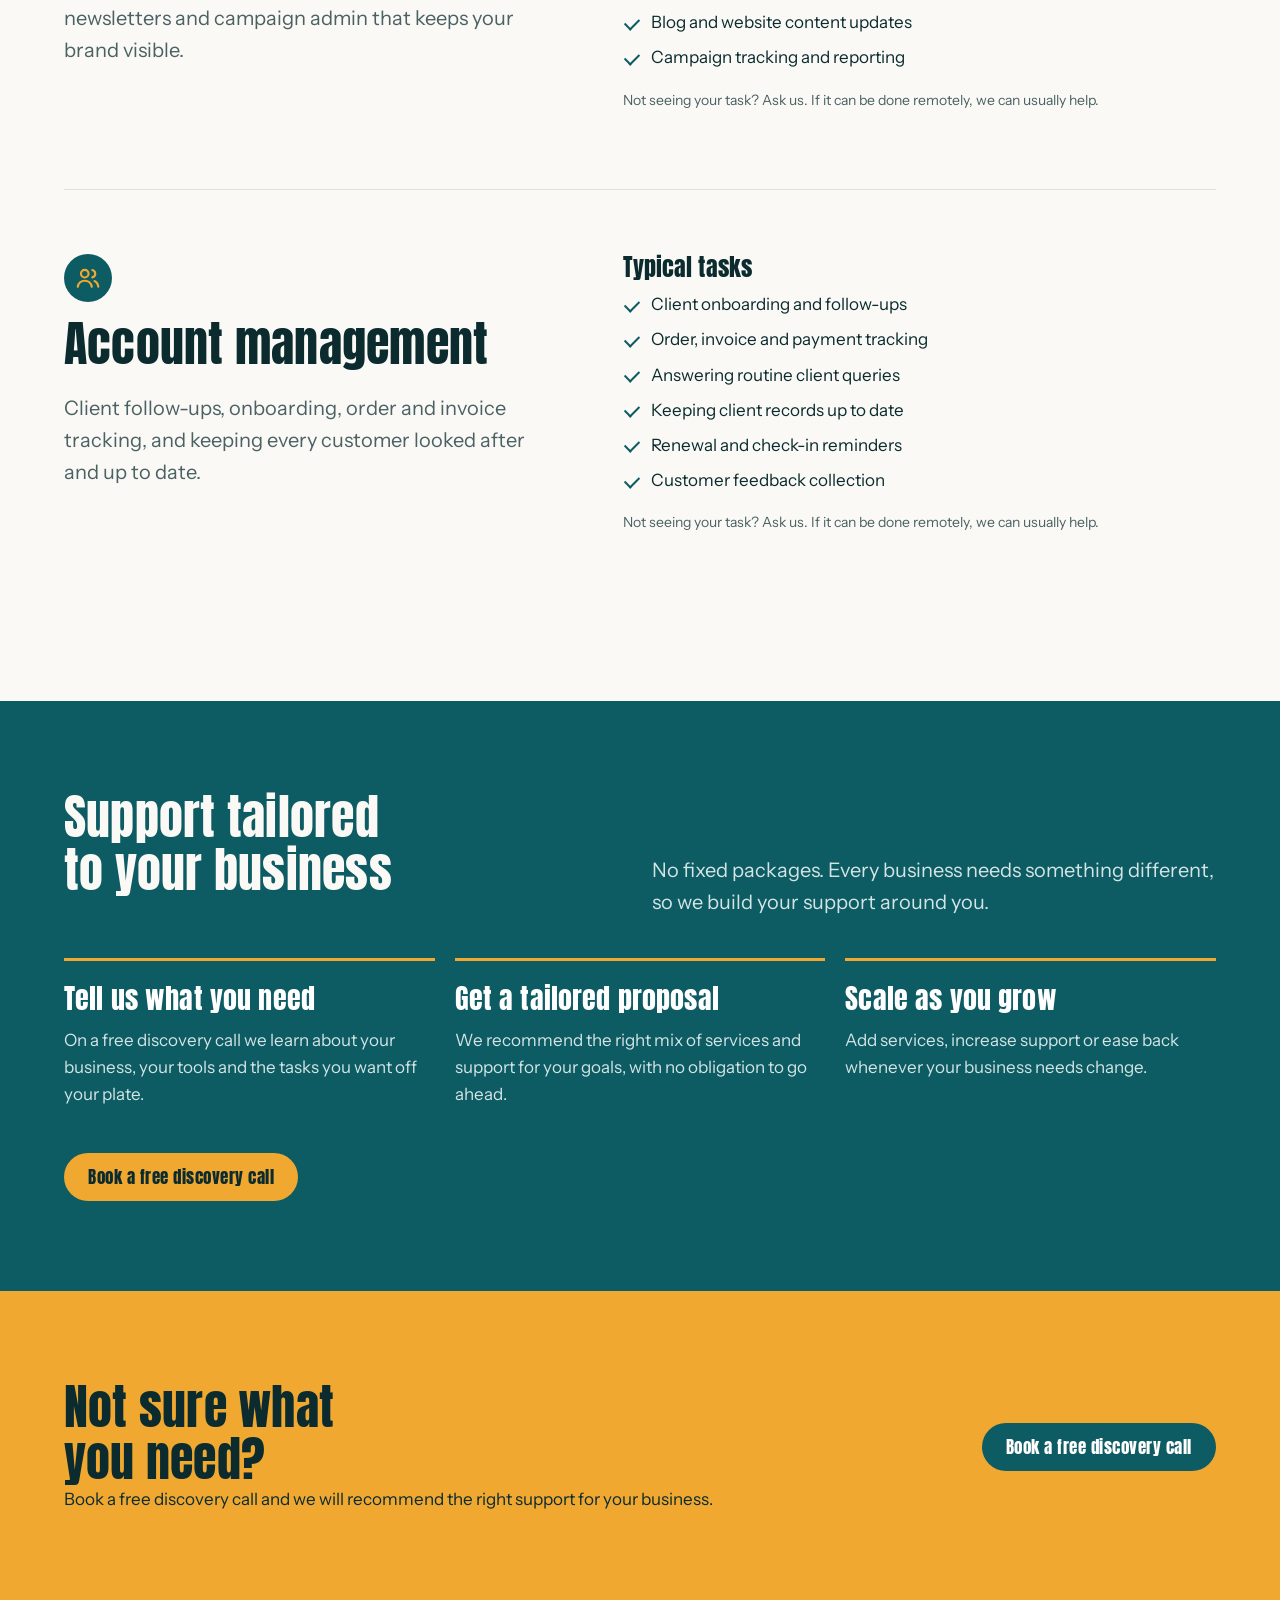
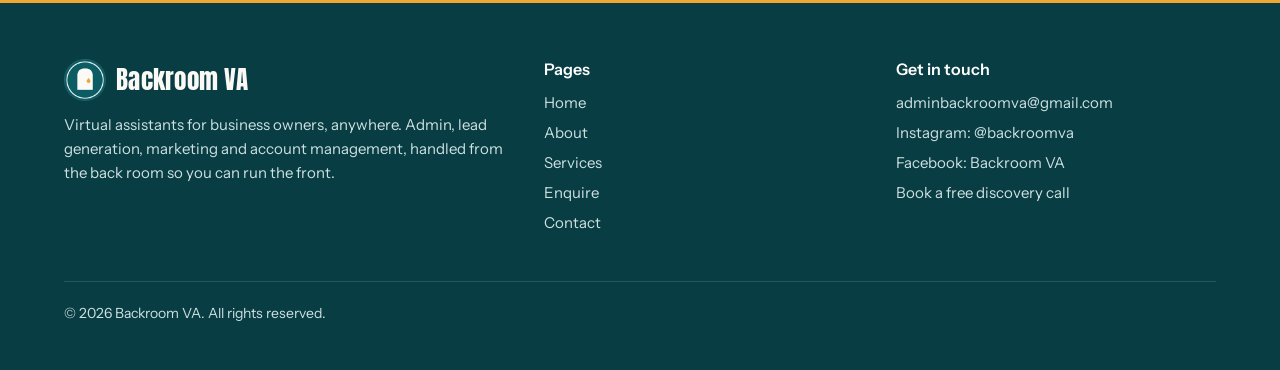
<file: services.html>
<!DOCTYPE html>
<html lang="en">
<head>
<meta charset="utf-8">
<meta name="viewport" content="width=device-width, initial-scale=1">
<title>Services and Pricing | Backroom VA</title>
<meta name="description" content="Virtual assistant services for admin, lead generation, marketing and account management, tailored to your business.">
<meta property="og:title" content="Services and Pricing | Backroom VA">
<meta property="og:description" content="Virtual assistant services for admin, lead generation, marketing and account management, tailored to your business.">
<meta property="og:type" content="website">
<link rel="icon" type="image/png" href="images/favicon.png">
<meta property="og:image" content="images/logo-512.png">
<link rel="preconnect" href="https://fonts.googleapis.com">
<link rel="preconnect" href="https://fonts.gstatic.com" crossorigin>
<link href="https://fonts.googleapis.com/css2?family=Anton&family=Instrument+Sans:wght@400;500;600&display=swap" rel="stylesheet">
<link rel="stylesheet" href="css/styles.css">
</head>
<body>
<a class="skip" href="#main">Skip to content</a>
<header class="site-head">
  <div class="wrap">
    <a class="brand" href="index.html"><img src="images/logo.png" alt="" width="42" height="42">Backroom VA</a>
    <button class="menu-btn" type="button" aria-expanded="false" aria-controls="site-nav" aria-label="Open menu">
      <svg width="22" height="22" viewBox="0 0 24 24" fill="none" stroke="currentColor" stroke-width="2.2" stroke-linecap="round" aria-hidden="true"><path d="M4 7h16M4 12h16M4 17h16"/></svg>
    </button>
    <nav class="nav" id="site-nav" aria-label="Main">
      <a href="index.html">Home</a><a href="about.html">About</a><a href="services.html" aria-current="page">Services</a><a href="contact.html">Contact</a>
      <a class="btn btn-primary" href="enquire.html">Book a discovery call</a>
    </nav>
  </div>
</header>
<main id="main">
<section class="page-hero">
  <div class="wrap">
    <div><p class="tag">Services</p><h1>Skilled support for the work behind your business.</h1></div>
    <p class="lead">Use one service or mix all four. Your support is tailored to your business, and it starts with a free discovery call.</p>
  </div>
</section>
<section class="band">
  <div class="wrap"><div class="service" id="admin">
      <div><div class="icon"><svg viewBox="0 0 24 24" fill="none" stroke="currentColor" stroke-width="2" stroke-linecap="round" stroke-linejoin="round" aria-hidden="true"><rect x="5" y="4" width="14" height="17" rx="2"/><path d="M9 4V3h6v1M9 10h6M9 14h6M9 18h3"/></svg></div><h2>Admin support</h2><p class="lead">Inbox and calendar management, data entry, document prep, travel booking and the daily admin that quietly eats your hours.</p></div>
      <div><h3>Typical tasks</h3><ul class="ticks"><li>Email and inbox management</li><li>Calendar and appointment scheduling</li><li>Data entry and spreadsheet updates</li><li>Document and presentation formatting</li><li>Travel and meeting arrangements</li><li>File organisation and record keeping</li></ul><p class="note">Not seeing your task? Ask us. If it can be done remotely, we can usually help.</p></div>
    </div><div class="service" id="leads">
      <div><div class="icon"><svg viewBox="0 0 24 24" fill="none" stroke="currentColor" stroke-width="2" stroke-linecap="round" stroke-linejoin="round" aria-hidden="true"><circle cx="12" cy="12" r="9"/><circle cx="12" cy="12" r="5"/><circle cx="12" cy="12" r="1.2" fill="currentColor"/></svg></div><h2>Lead generation</h2><p class="lead">Prospect research, building and cleaning lead lists, CRM updates and first-touch outreach so your pipeline keeps moving.</p></div>
      <div><h3>Typical tasks</h3><ul class="ticks"><li>Prospect and market research</li><li>Building targeted lead lists</li><li>CRM data entry and clean-up</li><li>First-touch email and LinkedIn outreach</li><li>Appointment setting for your sales calls</li><li>Pipeline tracking and reporting</li></ul><p class="note">Not seeing your task? Ask us. If it can be done remotely, we can usually help.</p></div>
    </div><div class="service" id="marketing">
      <div><div class="icon"><svg viewBox="0 0 24 24" fill="none" stroke="currentColor" stroke-width="2" stroke-linecap="round" stroke-linejoin="round" aria-hidden="true"><path d="M3 10v4h4l8 5V5L7 10H3z"/><path d="M18.5 9a4 4 0 0 1 0 6"/></svg></div><h2>Marketing support</h2><p class="lead">Social media scheduling, content formatting, email newsletters and campaign admin that keeps your brand visible.</p></div>
      <div><h3>Typical tasks</h3><ul class="ticks"><li>Social media scheduling and posting</li><li>Content formatting and uploading</li><li>Email newsletter setup and sending</li><li>Basic graphics using your brand templates</li><li>Blog and website content updates</li><li>Campaign tracking and reporting</li></ul><p class="note">Not seeing your task? Ask us. If it can be done remotely, we can usually help.</p></div>
    </div><div class="service" id="accounts">
      <div><div class="icon"><svg viewBox="0 0 24 24" fill="none" stroke="currentColor" stroke-width="2" stroke-linecap="round" stroke-linejoin="round" aria-hidden="true"><circle cx="9" cy="8" r="3.5"/><path d="M2.5 20c.8-3.6 3.4-5.5 6.5-5.5s5.7 1.9 6.5 5.5"/><path d="M16 4.6a3.5 3.5 0 0 1 0 6.8M18 14.8c1.9.7 3 2.4 3.5 5.2"/></svg></div><h2>Account management</h2><p class="lead">Client follow-ups, onboarding, order and invoice tracking, and keeping every customer looked after and up to date.</p></div>
      <div><h3>Typical tasks</h3><ul class="ticks"><li>Client onboarding and follow-ups</li><li>Order, invoice and payment tracking</li><li>Answering routine client queries</li><li>Keeping client records up to date</li><li>Renewal and check-in reminders</li><li>Customer feedback collection</li></ul><p class="note">Not seeing your task? Ask us. If it can be done remotely, we can usually help.</p></div>
    </div></div>
</section>
<section class="band dark" id="tailored">
  <div class="wrap">
    <div class="section-head"><h2>Support tailored to your business</h2><p class="lead">No fixed packages. Every business needs something different, so we build your support around you.</p></div>
    <div class="grid g3">
      <div class="benefit"><h3>Tell us what you need</h3><p>On a free discovery call we learn about your business, your tools and the tasks you want off your plate.</p></div>
      <div class="benefit"><h3>Get a tailored proposal</h3><p>We recommend the right mix of services and support for your goals, with no obligation to go ahead.</p></div>
      <div class="benefit"><h3>Scale as you grow</h3><p>Add services, increase support or ease back whenever your business needs change.</p></div>
    </div>
    <div class="actions"><a class="btn btn-amber" href="enquire.html">Book a free discovery call</a></div>
  </div>
</section>
<section class="band hot cta">
  <div class="wrap">
    <div><h2>Not sure what you need?</h2><p style="margin:0;color:var(--ink)">Book a free discovery call and we will recommend the right support for your business.</p></div>
    <a class="btn btn-dark" href="enquire.html">Book a free discovery call</a>
  </div>
</section>
</main>
<footer class="site-foot">
  <div class="wrap">
    <div>
      <a class="brand" href="index.html"><img src="images/logo.png" alt="" width="42" height="42">Backroom VA</a>
      <p>Virtual assistants for business owners, anywhere. Admin, lead generation, marketing and account management, handled from the back room so you can run the front.</p>
    </div>
    <div>
      <h4>Pages</h4>
      <ul><li><a href="index.html">Home</a></li><li><a href="about.html">About</a></li><li><a href="services.html">Services</a></li><li><a href="enquire.html">Enquire</a></li><li><a href="contact.html">Contact</a></li></ul>
    </div>
    <div>
      <h4>Get in touch</h4>
      <ul>
        <li><a href="mailto:adminbackroomva@gmail.com">adminbackroomva@gmail.com</a></li>
        <li>Instagram: <a href="https://www.instagram.com/backroomva/" rel="noopener">@backroomva</a></li>
        <li>Facebook: Backroom VA</li>
        <li><a href="enquire.html">Book a free discovery call</a></li>
      </ul>
    </div>
    <p class="legal">&copy; <span id="year">2026</span> Backroom VA. All rights reserved.</p>
  </div>
</footer>
<script src="js/main.js"></script>
</body>
</html>
</file>
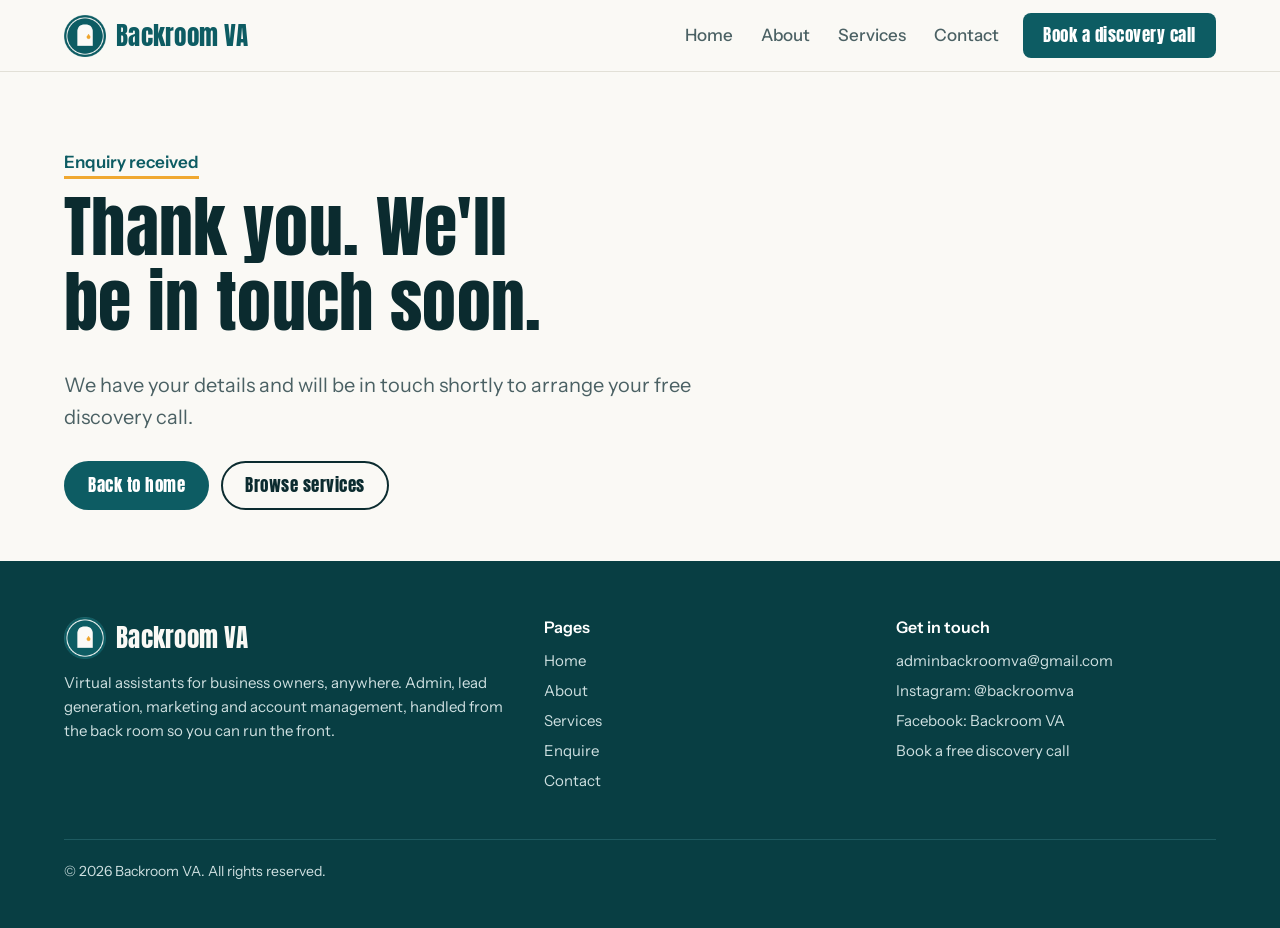
<file: thank-you.html>
<!DOCTYPE html>
<html lang="en">
<head>
<meta charset="utf-8">
<meta name="viewport" content="width=device-width, initial-scale=1">
<title>Thank you | Backroom VA</title>
<meta name="description" content="Thanks for your enquiry.">
<meta property="og:title" content="Thank you | Backroom VA">
<meta property="og:description" content="Thanks for your enquiry.">
<meta property="og:type" content="website">
<link rel="icon" type="image/png" href="images/favicon.png">
<meta property="og:image" content="images/logo-512.png">
<link rel="preconnect" href="https://fonts.googleapis.com">
<link rel="preconnect" href="https://fonts.gstatic.com" crossorigin>
<link href="https://fonts.googleapis.com/css2?family=Anton&family=Instrument+Sans:wght@400;500;600&display=swap" rel="stylesheet">
<link rel="stylesheet" href="css/styles.css">
</head>
<body>
<a class="skip" href="#main">Skip to content</a>
<header class="site-head">
  <div class="wrap">
    <a class="brand" href="index.html"><img src="images/logo.png" alt="" width="42" height="42">Backroom VA</a>
    <button class="menu-btn" type="button" aria-expanded="false" aria-controls="site-nav" aria-label="Open menu">
      <svg width="22" height="22" viewBox="0 0 24 24" fill="none" stroke="currentColor" stroke-width="2.2" stroke-linecap="round" aria-hidden="true"><path d="M4 7h16M4 12h16M4 17h16"/></svg>
    </button>
    <nav class="nav" id="site-nav" aria-label="Main">
      <a href="index.html">Home</a><a href="about.html">About</a><a href="services.html">Services</a><a href="contact.html">Contact</a>
      <a class="btn btn-primary" href="enquire.html">Book a discovery call</a>
    </nav>
  </div>
</header>
<main id="main">
<section class="page-hero" style="border:0">
  <div class="wrap"><div><p class="tag">Enquiry received</p><h1>Thank you. We'll be in touch soon.</h1>
  <p class="lead">We have your details and will be in touch shortly to arrange your free discovery call.</p>
  <div class="actions"><a class="btn btn-primary" href="index.html">Back to home</a><a class="btn btn-ghost" href="services.html">Browse services</a></div></div></div>
</section>
</main>
<footer class="site-foot">
  <div class="wrap">
    <div>
      <a class="brand" href="index.html"><img src="images/logo.png" alt="" width="42" height="42">Backroom VA</a>
      <p>Virtual assistants for business owners, anywhere. Admin, lead generation, marketing and account management, handled from the back room so you can run the front.</p>
    </div>
    <div>
      <h4>Pages</h4>
      <ul><li><a href="index.html">Home</a></li><li><a href="about.html">About</a></li><li><a href="services.html">Services</a></li><li><a href="enquire.html">Enquire</a></li><li><a href="contact.html">Contact</a></li></ul>
    </div>
    <div>
      <h4>Get in touch</h4>
      <ul>
        <li><a href="mailto:adminbackroomva@gmail.com">adminbackroomva@gmail.com</a></li>
        <li>Instagram: <a href="https://www.instagram.com/backroomva/" rel="noopener">@backroomva</a></li>
        <li>Facebook: Backroom VA</li>
        <li><a href="enquire.html">Book a free discovery call</a></li>
      </ul>
    </div>
    <p class="legal">&copy; <span id="year">2026</span> Backroom VA. All rights reserved.</p>
  </div>
</footer>
<script src="js/main.js"></script>
</body>
</html>
</file>
<file: css/styles.css>
/*
VOICE: confident, plain-spoken, professional; a capable colleague, not a sales pitch.
IDEA: the back room behind the shopfront, where the work quietly gets done (the logo's door).
PICTURE: the logo's door left ajar, warm amber light spilling out, finished-task cards in the glow.
COLOUR and TYPE: brand teal #0d5c63, off-white #faf9f5, amber #f0a830; Anton headings + Instrument Sans text.
LAYOUT: full-width bands, content to 1240px, teal field bleeding off the hero's edge.
*/
:root{
  color-scheme:light;
  --bg:#faf9f5;--ink:#0b2b2f;--muted:#4b6164;--line:#e2e0d7;--soft:#f0eee6;
  --accent:#0d5c63;--accent-ink:#ffffff;--accent-deep:#094a50;--night:#0d5c63;--amber:#f0a830;--foot:#083e43;
  --head:"Anton","Arial Narrow",Impact,sans-serif;
  --body:"Instrument Sans",system-ui,-apple-system,"Segoe UI",Roboto,sans-serif;
  --max:1240px;--radius:14px;
}
*{box-sizing:border-box;min-width:0}
html{scroll-padding-top:88px;-webkit-text-size-adjust:100%}
body{margin:0;background:var(--bg);color:var(--ink);font:17px/1.6 var(--body);overflow-x:clip}
img,svg{max-width:100%;display:block}
a{color:inherit}
h1,h2,h3{font-family:var(--head);font-weight:400;line-height:1.1;margin:0 0 .45em;text-wrap:balance;letter-spacing:.005em}
h1{font-size:clamp(38px,5.6vw,68px)}
h2{font-size:clamp(30px,3.8vw,48px)}
h3{font-size:24px}
p{margin:0 0 1em;max-width:66ch}
.lead{font-size:clamp(18px,1.6vw,20px);color:var(--muted)}
.wrap{max-width:var(--max);margin-inline:auto}
.band{padding:clamp(48px,7vw,104px) max(5vw,18px)}
.band.soft{background:var(--soft)}
.band.dark{background:var(--night);color:#faf9f5}
.band.dark .lead,.band.dark p{color:#d3e4e5}
.band.hot{background:var(--amber);color:var(--ink)}
.skip{position:absolute;left:-999px;top:8px;background:var(--ink);color:#fff;padding:10px 14px;border-radius:8px;z-index:99}
.skip:focus{left:12px}
:focus-visible{outline:3px solid var(--accent);outline-offset:3px}
.band.dark :focus-visible,.site-foot :focus-visible{outline-color:var(--amber)}

/* Header */
.site-head{position:sticky;top:0;z-index:50;background:rgba(250,249,245,.94);backdrop-filter:blur(8px);border-bottom:1px solid var(--line)}
.site-head .wrap{display:flex;align-items:center;gap:20px;padding:12px max(5vw,18px);max-width:calc(var(--max) + 10vw)}
.brand{display:flex;align-items:center;gap:10px;text-decoration:none;font-family:var(--head);font-weight:400;font-size:25px;letter-spacing:.01em;white-space:nowrap;color:var(--accent)}
.brand img{width:42px;height:42px;flex:none}
.nav{margin-left:auto;display:flex;align-items:center;gap:4px}
.nav a{text-decoration:none;padding:10px 12px;border-radius:8px;font-weight:500;color:var(--muted)}
.nav a:hover{color:var(--ink);background:var(--soft)}
.nav a[aria-current=page]{color:var(--ink);font-weight:600;box-shadow:inset 0 -3px 0 var(--amber)}
.menu-btn{display:none;margin-left:auto;background:none;border:1px solid var(--line);border-radius:10px;width:46px;height:46px;cursor:pointer;color:var(--ink)}
.menu-btn svg{margin:auto}

/* Buttons */
.btn{display:inline-flex;align-items:center;justify-content:center;gap:8px;min-height:48px;padding:12px 22px;border-radius:999px;font:400 17px/1.2 var(--head);letter-spacing:.03em;text-decoration:none;border:2px solid transparent;cursor:pointer;transition:transform .15s ease,background .15s ease}
.btn:hover{transform:translateY(-1px)}
.btn-primary{background:var(--accent);color:#fff}
.btn-primary:hover{background:var(--accent-deep)}
.btn-ghost{border-color:currentColor;background:transparent;color:inherit}
.btn-dark{background:var(--accent);color:#fff}
.btn-amber{background:var(--amber);color:var(--ink)}
.btn-amber:hover{background:#f5bb55}
.band.dark .btn-ghost{color:#faf9f5}
.nav .btn{margin-left:8px;color:#fff;padding:10px 18px;min-height:44px}
.nav .btn:hover{background:var(--accent-deep);color:#fff}
.actions{display:flex;flex-wrap:wrap;gap:12px;margin-top:28px}

/* Hero */
.hero{position:relative;overflow:hidden;padding:clamp(40px,6vw,88px) max(5vw,18px) 0}
.hero .wrap{display:grid;grid-template-columns:minmax(0,1.05fr) minmax(0,1fr);gap:clamp(24px,4vw,56px);align-items:end}
.hero-copy{padding-bottom:clamp(40px,6vw,88px)}
.hero-art{position:relative;align-self:stretch;min-height:420px}
.hero-art::before{content:"";position:absolute;left:0;right:calc(-5vw - 200px);top:0;bottom:0;background:var(--accent);border-radius:28px 0 0 0}
.hero-art svg{position:relative;width:100%;height:100%;max-height:560px;margin-top:auto}
.page-hero{padding:clamp(48px,6vw,88px) max(5vw,18px) clamp(36px,4vw,56px);border-bottom:1px solid var(--line)}
.page-hero .wrap{display:grid;grid-template-columns:minmax(0,1.3fr) minmax(0,1fr);gap:32px;align-items:end}
.page-hero .tag{font-weight:600;color:var(--accent);margin:0 0 10px;display:inline-block;border-bottom:3px solid var(--amber)}

/* Grids & cards */
.grid{display:grid;gap:20px}
.g2{grid-template-columns:repeat(2,minmax(0,1fr))}
.g3{grid-template-columns:repeat(3,minmax(0,1fr))}
.g4{grid-template-columns:repeat(4,minmax(0,1fr))}
.card{background:#fff;border:1px solid var(--line);border-radius:var(--radius);padding:28px;display:flex;flex-direction:column}
.card h3{margin-top:14px}
.card p{color:var(--muted);margin-bottom:.6em}
.card .more{margin-top:auto;font-weight:600;text-decoration:none;color:var(--accent)}
.icon{width:48px;height:48px;border-radius:50%;background:var(--accent);color:var(--amber);display:grid;place-items:center}
.icon svg{width:26px;height:26px}
.section-head{display:grid;grid-template-columns:minmax(0,1fr) minmax(0,1fr);gap:24px;align-items:end;margin-bottom:40px}
.section-head p{margin:0}
.ticks{list-style:none;padding:0;margin:0 0 1em}
.ticks li{position:relative;padding-left:28px;margin:8px 0}
.ticks li::before{content:"";position:absolute;left:2px;top:.5em;width:12px;height:7px;border-left:2.5px solid var(--accent);border-bottom:2.5px solid var(--accent);transform:rotate(-45deg)}
.band.dark .ticks li::before{border-color:var(--amber)}

/* Benefits on dark */
.benefit{border-top:3px solid var(--amber);padding-top:22px}
.benefit h3{color:#fff;font-size:28px}

/* Steps */
.steps{counter-reset:none}
.step{padding:26px 0;border-top:1px solid var(--line);display:grid;grid-template-columns:minmax(0,240px) minmax(0,1fr);gap:24px}
.step:last-child{border-bottom:1px solid var(--line)}
.step h3{margin:0}
.step p{margin:0;color:var(--muted)}

/* Service detail */
.service{display:grid;grid-template-columns:minmax(0,1fr) minmax(0,1.2fr);gap:clamp(24px,5vw,72px);padding:clamp(36px,5vw,64px) 0;border-top:1px solid var(--line)}
.service:first-child{border-top:0;padding-top:0}
.service .icon{margin-bottom:16px}

/* Pricing */
.prices{align-items:stretch}
.price{background:#fff;color:var(--ink);border-radius:var(--radius);padding:30px;border:1px solid var(--line);display:flex;flex-direction:column}
.price.feature{border:2px solid var(--accent);box-shadow:0 18px 40px -24px rgba(255,74,28,.55)}
.price .amount{font-family:var(--head);font-weight:800;font-size:44px;line-height:1;margin:14px 0 4px;white-space:nowrap}
.price .per{color:var(--muted);font-size:15px;margin-bottom:18px}
.price .btn{margin-top:auto}
.note{font-size:14px;color:var(--muted)}

/* Placeholders the owner must fill in */
.ph{background:#fff3b0;color:#4a3b00;border:1px dashed #c9a400;border-radius:6px;padding:1px 6px;font-weight:600;white-space:nowrap}
.band.dark .ph,.band.hot .ph{color:#4a3b00}

/* Forms */
.form{display:grid;gap:20px;max-width:720px}
.field{display:grid;gap:6px}
.field label,.field legend{font-weight:600;font-size:16px}
.field .hint{font-size:14px;color:var(--muted)}
.req{color:#b5541a}
input,select,textarea{font:16px/1.4 var(--body);color:var(--ink);background:#fff;border:1.5px solid #cfc7c3;border-radius:10px;padding:12px 14px;min-height:48px;width:100%}
textarea{min-height:140px;resize:vertical}
input:focus,select:focus,textarea:focus{border-color:var(--accent);outline:3px solid rgba(13,92,99,.22);outline-offset:0}
fieldset{border:0;padding:0;margin:0}
.checks{display:grid;grid-template-columns:repeat(2,minmax(0,1fr));gap:10px;margin-top:6px}
.check{display:flex;align-items:center;gap:10px;border:1.5px solid #cfc7c3;border-radius:10px;padding:10px 14px;min-height:48px;cursor:pointer;font-weight:500}
.check input{width:20px;height:20px;min-height:0;accent-color:var(--accent);flex:none;margin:0}
.check:has(input:checked){border-color:var(--accent);background:#e8f1f1}
.row2{display:grid;grid-template-columns:repeat(2,minmax(0,1fr));gap:20px}
.hidden{position:absolute;left:-9999px}
.form-done{display:none;background:var(--soft);border-left:4px solid var(--amber);padding:24px;border-radius:10px;max-width:720px}
.form-done.show{display:block}
.side{background:var(--soft);border-radius:var(--radius);padding:28px;align-self:start;position:sticky;top:100px}
.side h3{font-size:24px}

/* Contact */
.contact-list{list-style:none;padding:0;margin:0;display:grid;gap:0}
.contact-list li{display:grid;grid-template-columns:minmax(0,160px) minmax(0,1fr);gap:16px;padding:18px 0;border-top:1px solid var(--line);align-items:baseline}
.contact-list li:last-child{border-bottom:1px solid var(--line)}
.contact-list .k{font-weight:600;color:var(--muted)}

/* CTA band */
.cta .wrap{display:flex;flex-wrap:wrap;align-items:center;justify-content:space-between;gap:24px}
.cta h2{margin:0;max-width:18ch}
.cta .btn-dark:hover{background:var(--accent-deep)}

/* Footer */
.site-foot{background:var(--foot);color:#cfe0e1;padding:56px max(5vw,18px) 32px;font-size:15px}
.site-foot .wrap{display:grid;grid-template-columns:minmax(0,1.4fr) repeat(2,minmax(0,1fr));gap:32px}
.site-foot .brand{color:#faf9f5;margin-bottom:12px}
.site-foot h4{color:#fff;font:600 16px var(--body);margin:0 0 12px}
.site-foot ul{list-style:none;padding:0;margin:0}
.site-foot li{margin:6px 0}
.site-foot a{text-decoration:none}
.site-foot a:hover{color:#fff;text-decoration:underline}
.site-foot .legal{grid-column:1/-1;max-width:none;border-top:1px solid #1d5a60;padding-top:20px;margin-top:8px;font-size:14px}

@media (prefers-reduced-motion:no-preference){
  .float{animation:rise .9s cubic-bezier(.2,.7,.2,1) both}
  
  @keyframes rise{from{opacity:0;transform:translateY(18px)}to{opacity:1;transform:none}}
}
@media (prefers-reduced-motion:reduce){.btn{transition:none}.btn:hover{transform:none}}

@media (max-width:980px){
  .g4{grid-template-columns:repeat(2,minmax(0,1fr))}
  .g3{grid-template-columns:minmax(0,1fr)}
  .hero .wrap,.page-hero .wrap,.section-head,.service{grid-template-columns:minmax(0,1fr)}
  .hero-copy{padding-bottom:0}
  .hero-art{min-height:360px;margin-inline:calc(-1 * max(5vw,18px))}
  .hero-art::before{right:0;border-radius:0}
  .side{position:static}
}
@media (max-width:860px){
  .menu-btn{display:grid}
  .nav{display:none;position:absolute;top:100%;left:0;right:0;background:#fff;border-bottom:1px solid var(--line);flex-direction:column;align-items:stretch;padding:8px max(5vw,18px) 18px}
  .nav.open{display:flex}
  .nav a{padding:14px 8px;border-bottom:1px solid var(--line);border-radius:0}
  .nav a[aria-current=page]{box-shadow:inset 3px 0 0 var(--amber);padding-left:14px}
  .nav .btn{margin:14px 0 0;border-radius:999px;border-bottom:0}
}
@media (max-width:600px){
  body{font-size:16px}
  .g2,.g4,.checks,.row2{grid-template-columns:minmax(0,1fr)}
  .step,.contact-list li{grid-template-columns:minmax(0,1fr);gap:6px}
  .site-foot .wrap{grid-template-columns:minmax(0,1fr)}
  .card,.price{padding:22px}
  .actions .btn{flex:1 1 100%}
}

/* No lock-in pitch */
.flex-pitch{display:grid;grid-template-columns:minmax(0,1fr) minmax(0,1.1fr);gap:clamp(28px,5vw,72px);align-items:start}
.flex-pitch h2{font-size:clamp(36px,5vw,60px);color:var(--accent)}
.pitch-list{list-style:none;margin:0;padding:0;display:grid;gap:16px}
.pitch-list li{background:#fff;border:1px solid var(--line);border-left:5px solid var(--amber);border-radius:var(--radius);padding:22px 24px}
.pitch-list h3{margin:0 0 6px;font-size:22px}
.pitch-list p{margin:0;color:var(--muted)}
@media (max-width:860px){.flex-pitch{grid-template-columns:minmax(0,1fr)}}
</file>
